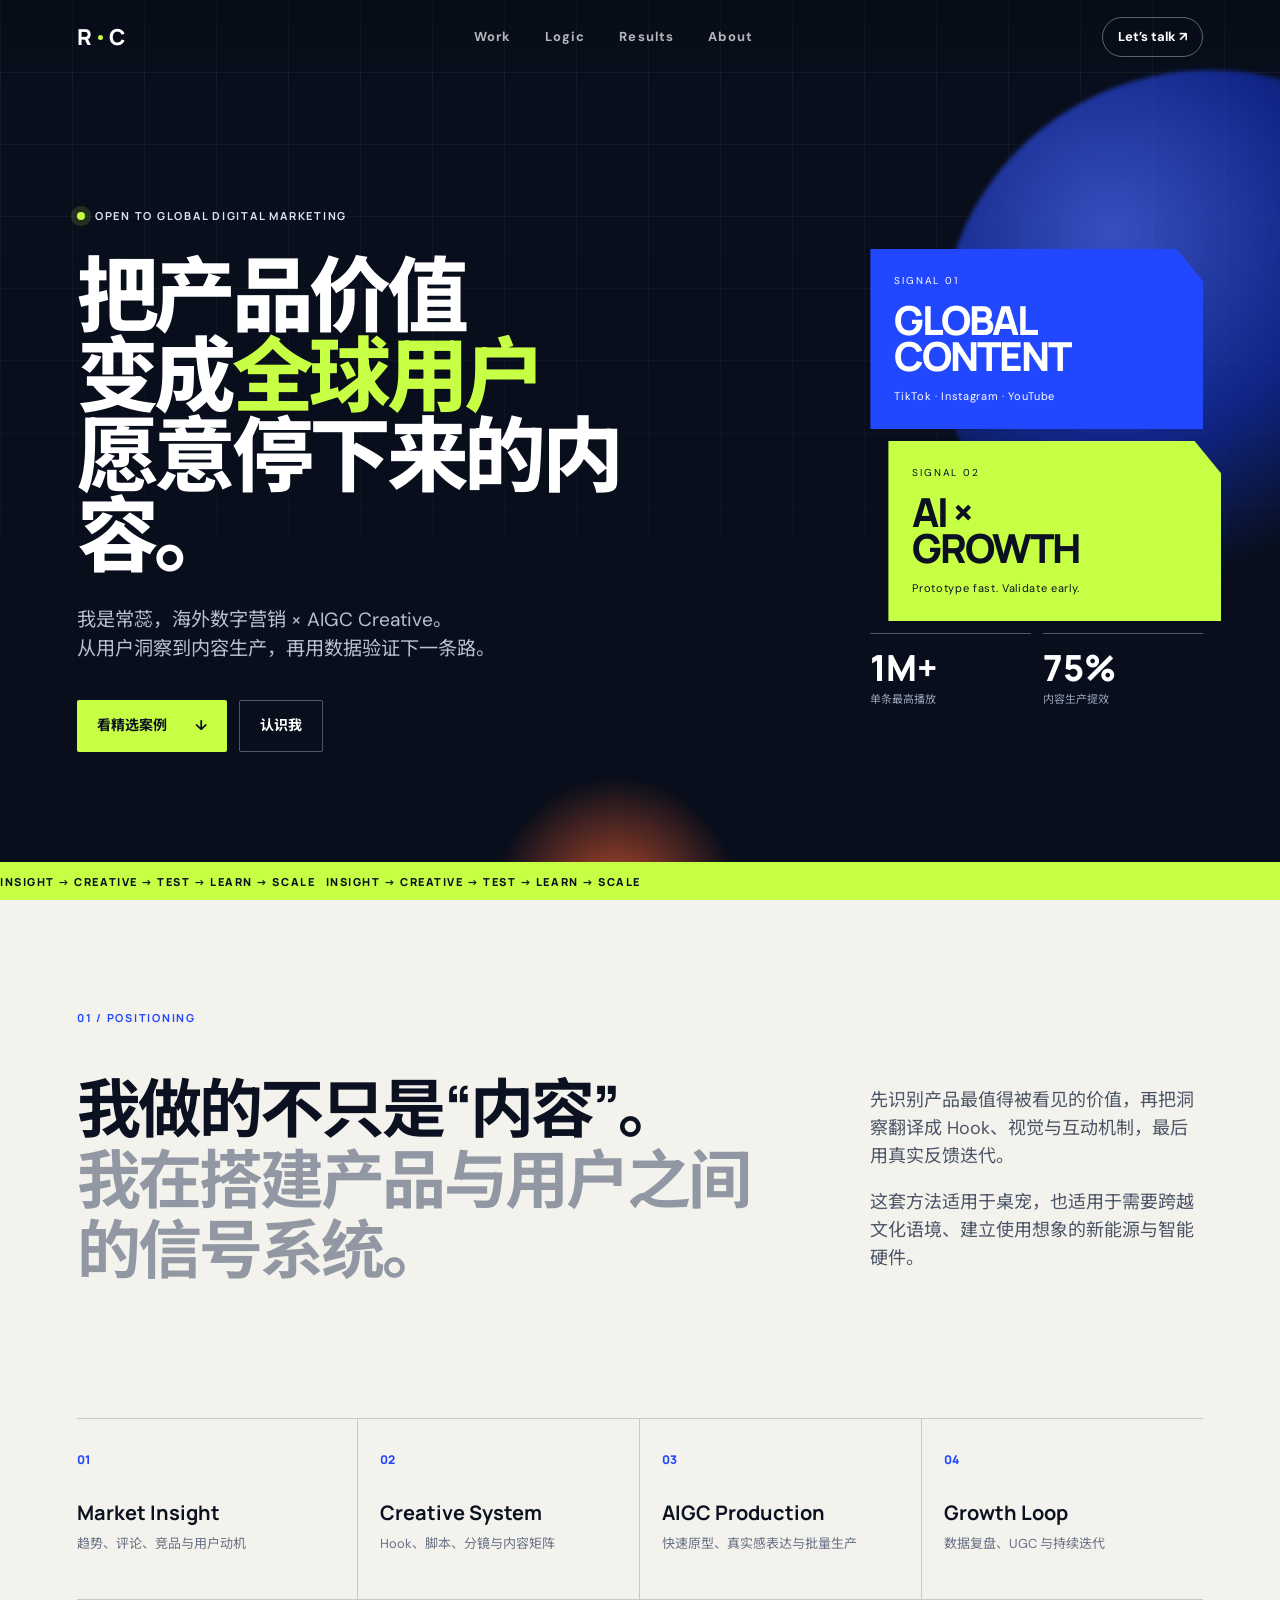
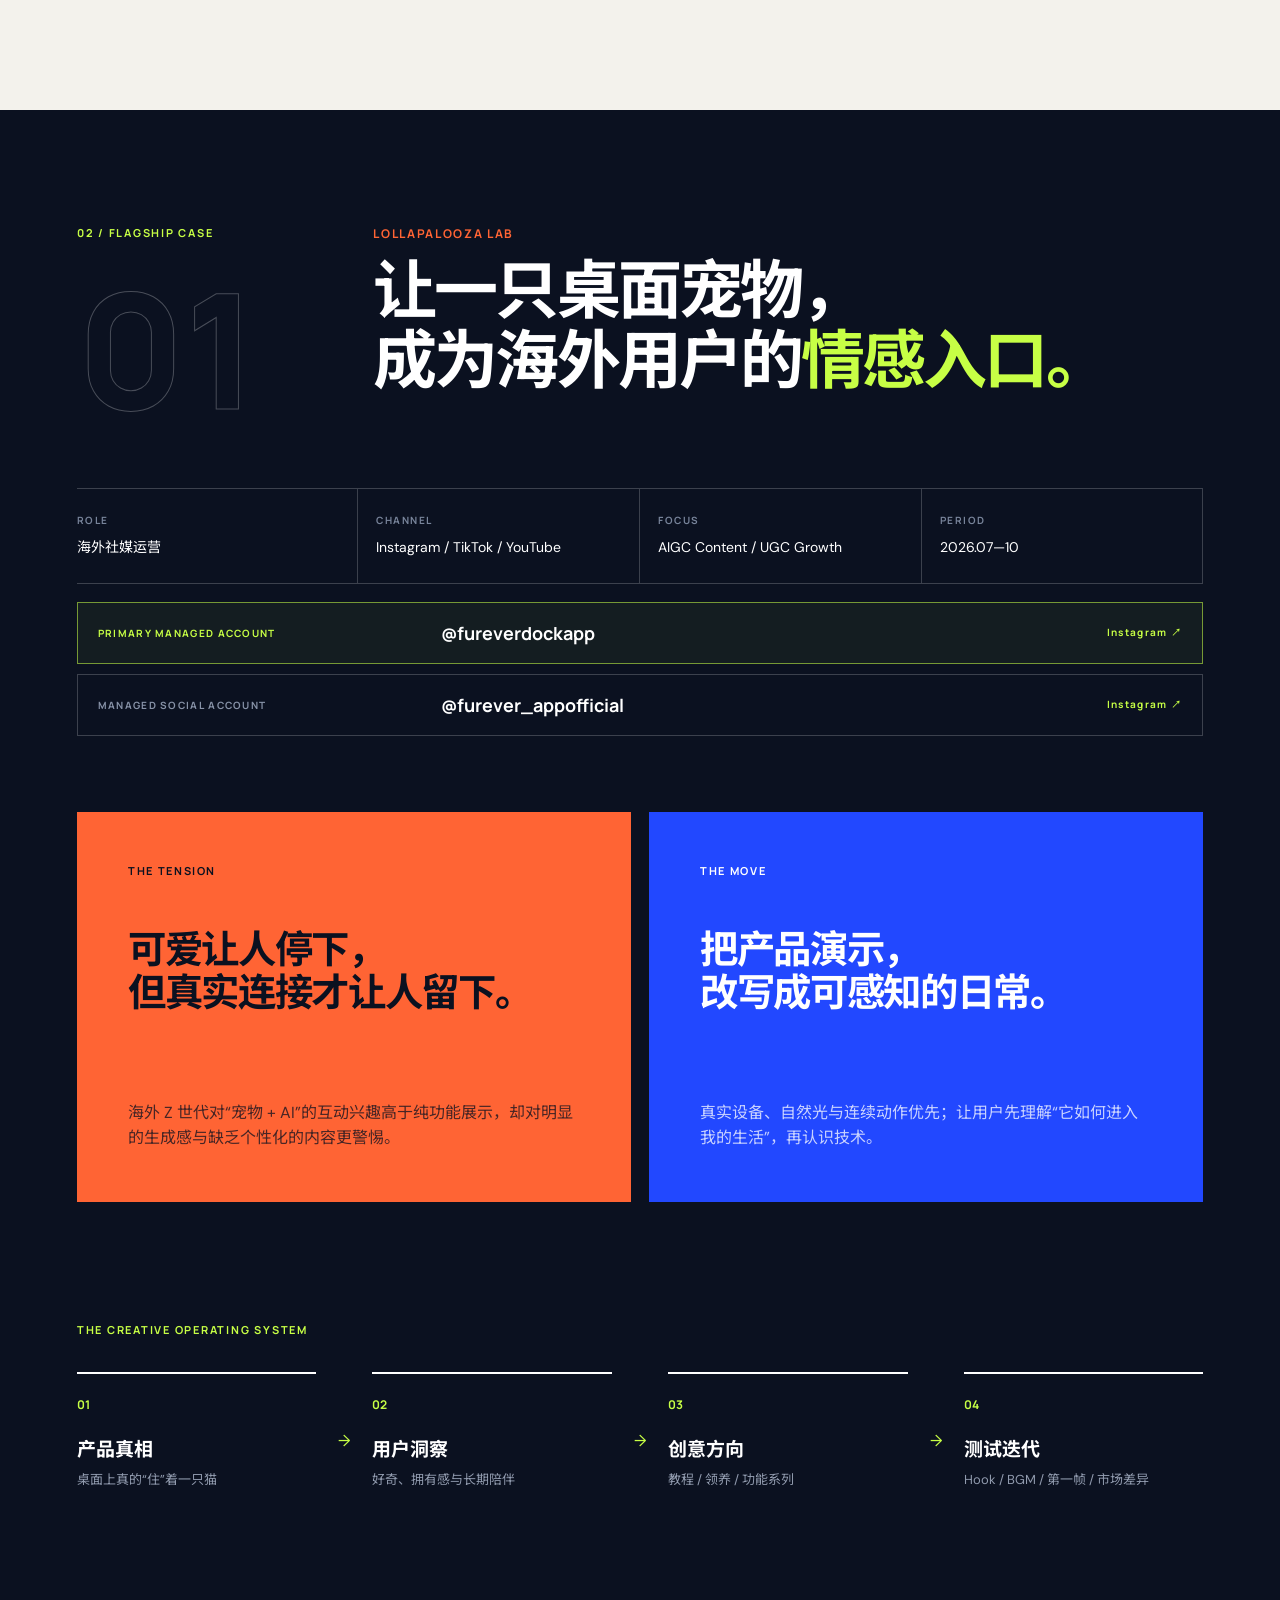
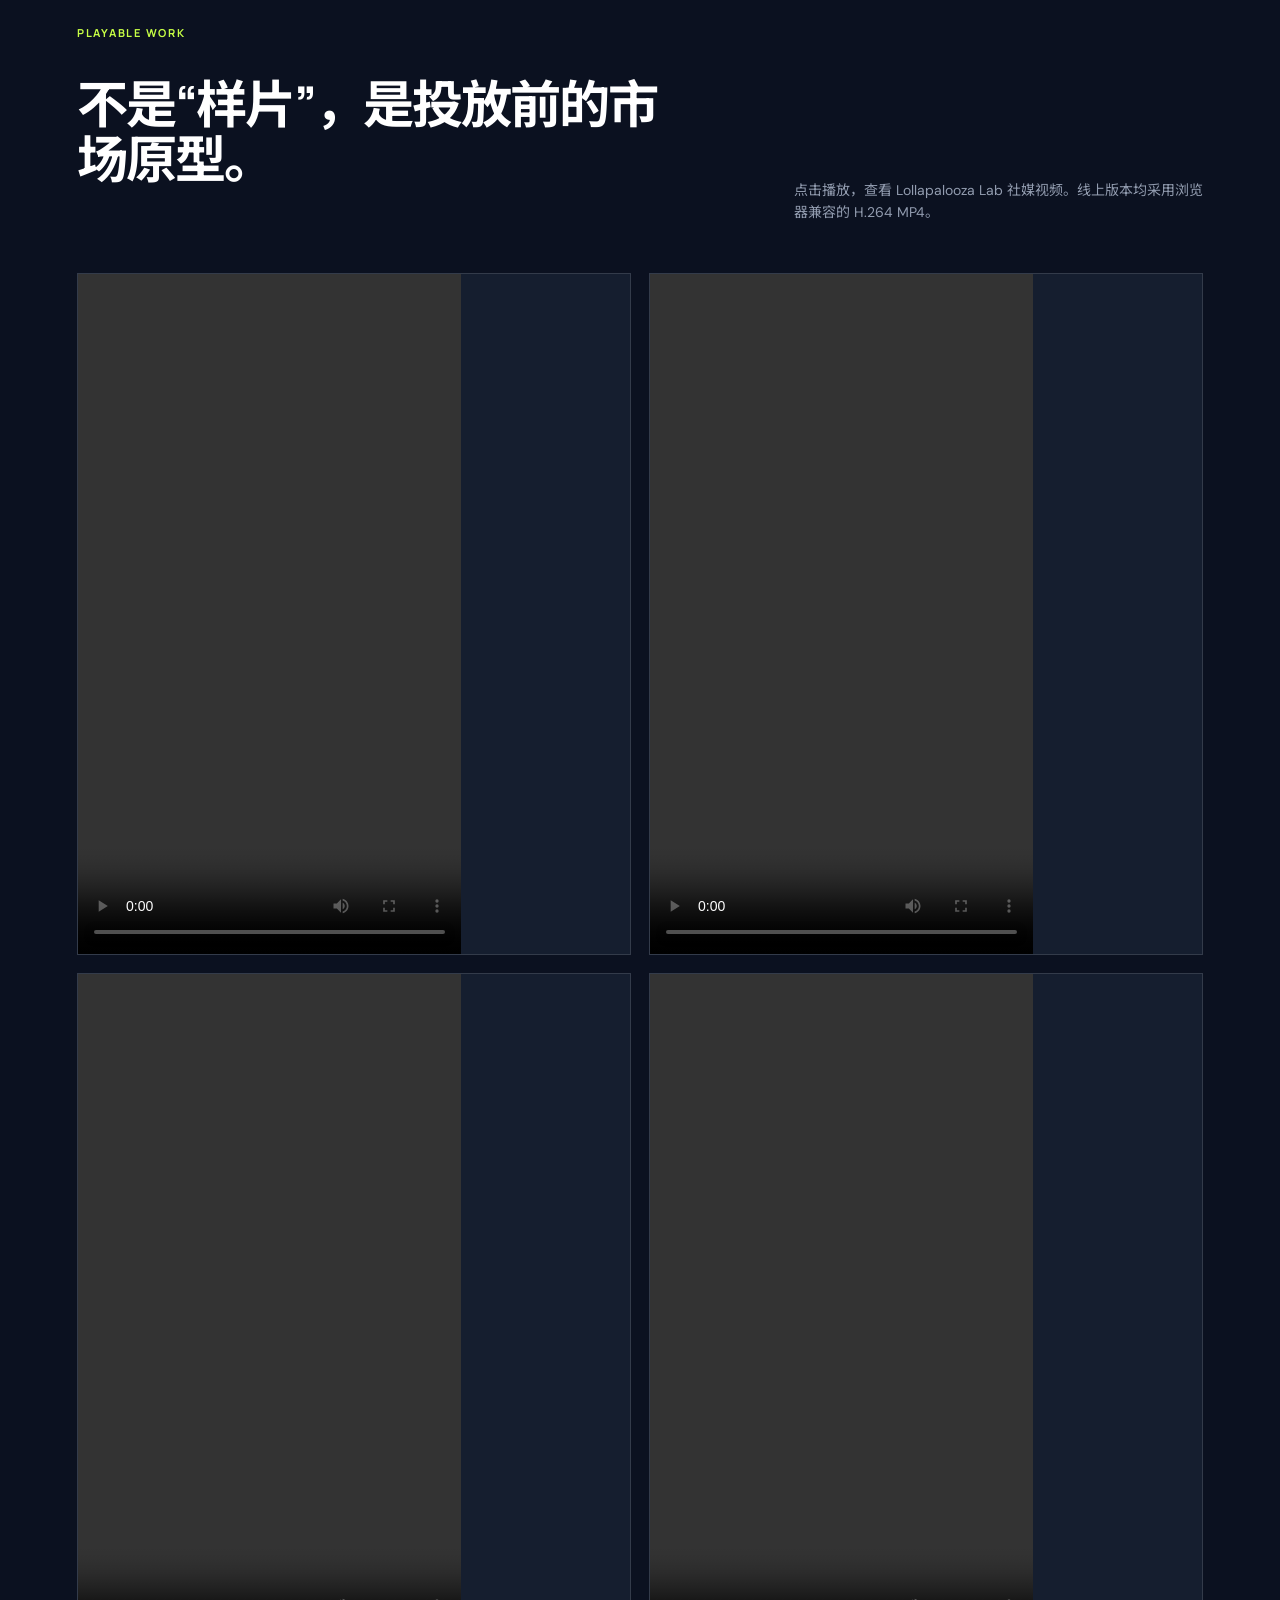
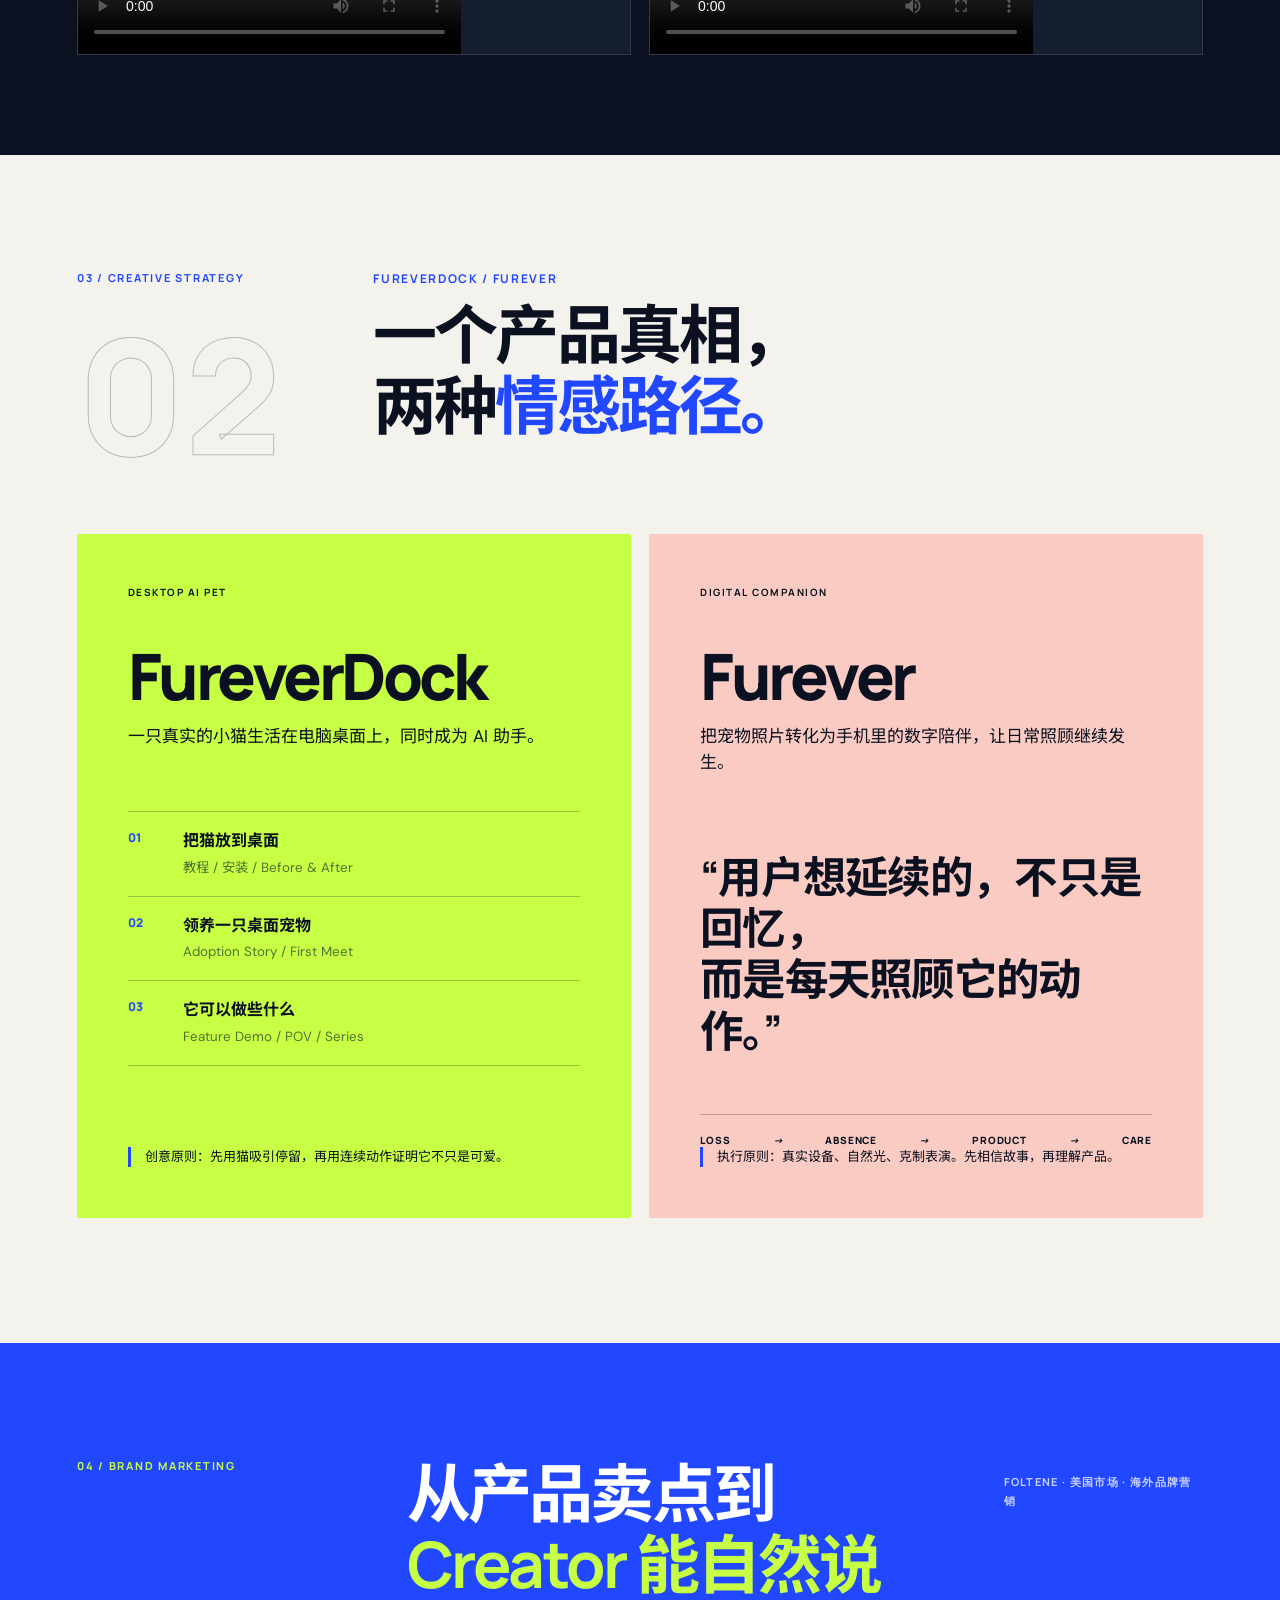
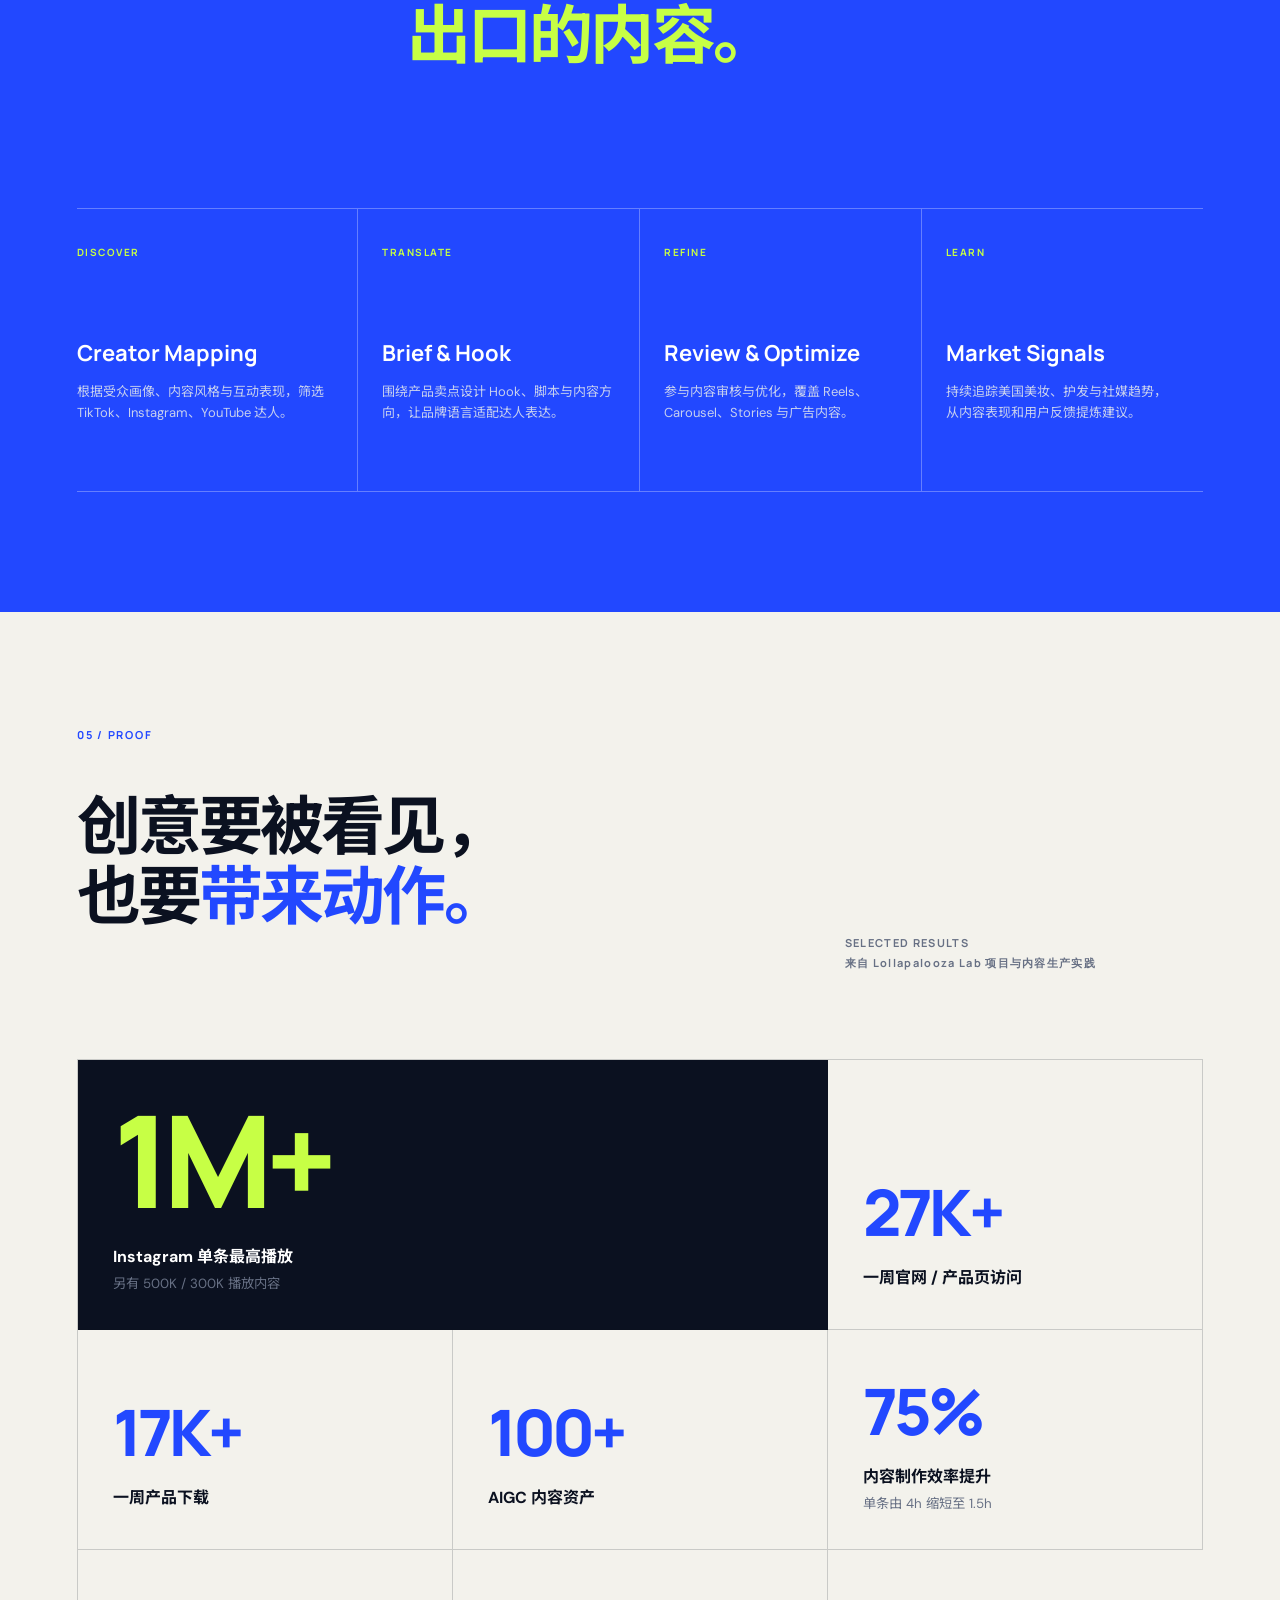
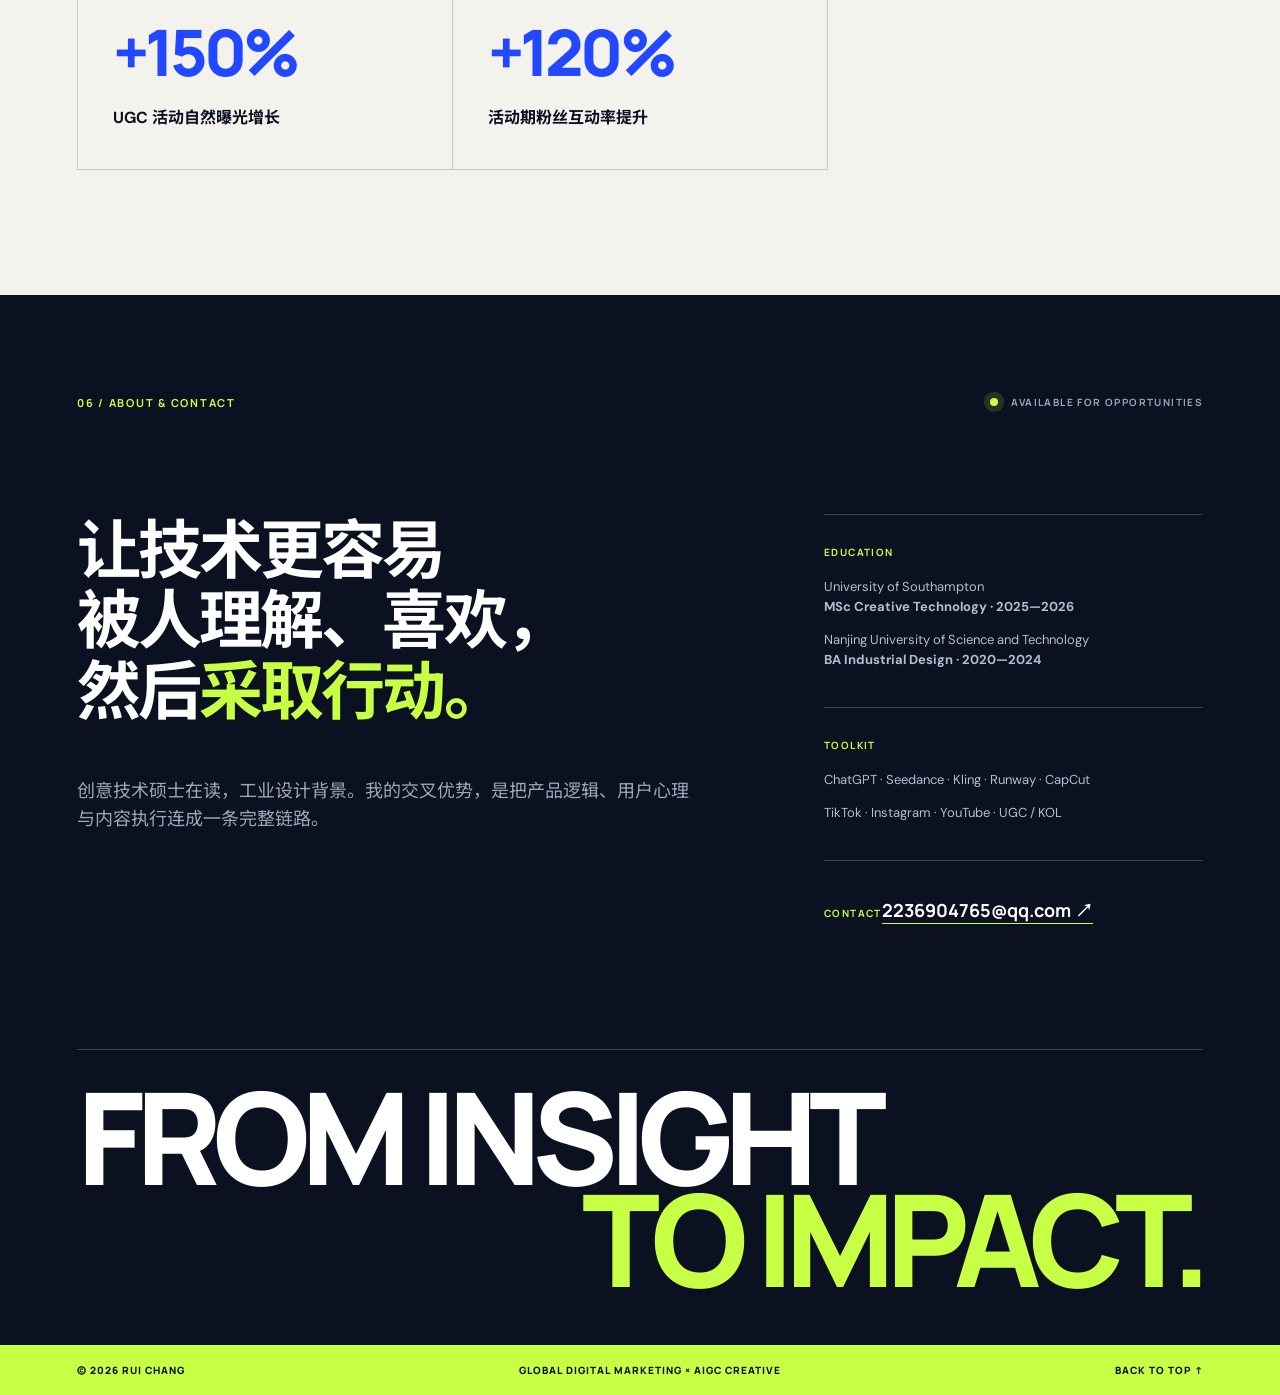
<file: index.html>
<!doctype html>
<html lang="zh-CN">
<head>
  <meta charset="utf-8">
  <meta name="viewport" content="width=device-width,initial-scale=1,viewport-fit=cover">
  <meta name="description" content="常蕊的海外数字营销与 AIGC 创意作品集：洞察、内容、验证与增长。">
  <meta name="theme-color" content="#0b1120">
  <title>常蕊 Rui Chang｜Global Digital Marketing</title>
  <link rel="preconnect" href="https://fonts.googleapis.com">
  <link rel="preconnect" href="https://fonts.gstatic.com" crossorigin>
  <link href="https://fonts.googleapis.com/css2?family=DM+Sans:wght@400;500;600;700&family=Manrope:wght@500;600;700;800&family=Noto+Sans+SC:wght@400;500;600;700;900&display=swap" rel="stylesheet">
  <link rel="stylesheet" href="styles.css">
</head>
<body>
  <a class="skip-link" href="#main">跳到主要内容</a>
  <header class="site-header" data-header>
    <a class="brand" href="#top" aria-label="回到首页"><span>R</span><i></i><span>C</span></a>
    <nav class="desktop-nav" aria-label="主要导航">
      <a href="#work">Work</a><a href="#logic">Logic</a><a href="#results">Results</a><a href="#about">About</a>
    </nav>
    <a class="header-cta" href="mailto:2236904765@qq.com">Let’s talk <span>↗</span></a>
  </header>

  <main id="main">
    <section class="hero" id="top">
      <div class="hero-grid" aria-hidden="true"></div>
      <div class="orb orb-a" aria-hidden="true"></div><div class="orb orb-b" aria-hidden="true"></div>
      <div class="hero-copy reveal">
        <p class="eyebrow"><span class="pulse"></span> OPEN TO GLOBAL DIGITAL MARKETING</p>
        <h1>把产品价值<br>变成<span>全球用户</span><br>愿意停下来的内容。</h1>
        <p class="hero-lede">我是常蕊，海外数字营销 × AIGC Creative。<br>从用户洞察到内容生产，再用数据验证下一条路。</p>
        <div class="hero-actions">
          <a class="button primary" href="#work">看精选案例 <span>↓</span></a>
          <a class="button ghost" href="#about">认识我</a>
        </div>
      </div>
      <aside class="hero-panel reveal delay-1" aria-label="能力概览">
        <div class="signal-card">
          <span class="signal-label">SIGNAL 01</span><b>GLOBAL<br>CONTENT</b><small>TikTok · Instagram · YouTube</small>
        </div>
        <div class="signal-card lime">
          <span class="signal-label">SIGNAL 02</span><b>AI ×<br>GROWTH</b><small>Prototype fast. Validate early.</small>
        </div>
        <div class="hero-stat"><strong>1M+</strong><span>单条最高播放</span></div>
        <div class="hero-stat"><strong>75%</strong><span>内容生产提效</span></div>
      </aside>
      <div class="marquee" aria-hidden="true"><div>INSIGHT → CREATIVE → TEST → LEARN → SCALE&nbsp;&nbsp; INSIGHT → CREATIVE → TEST → LEARN → SCALE&nbsp;&nbsp;</div></div>
    </section>

    <section class="intro section-pad">
      <p class="section-index">01 / POSITIONING</p>
      <div class="intro-grid">
        <h2>我做的不只是“内容”。<br><span>我在搭建产品与用户之间的信号系统。</span></h2>
        <div class="intro-copy"><p>先识别产品最值得被看见的价值，再把洞察翻译成 Hook、视觉与互动机制，最后用真实反馈迭代。</p><p>这套方法适用于桌宠，也适用于需要跨越文化语境、建立使用想象的新能源与智能硬件。</p></div>
      </div>
      <div class="capability-strip">
        <article><span>01</span><h3>Market Insight</h3><p>趋势、评论、竞品与用户动机</p></article>
        <article><span>02</span><h3>Creative System</h3><p>Hook、脚本、分镜与内容矩阵</p></article>
        <article><span>03</span><h3>AIGC Production</h3><p>快速原型、真实感表达与批量生产</p></article>
        <article><span>04</span><h3>Growth Loop</h3><p>数据复盘、UGC 与持续迭代</p></article>
      </div>
    </section>

    <section class="case case-dark" id="work">
      <div class="case-head section-pad reveal">
        <div><p class="section-index light">02 / FLAGSHIP CASE</p><span class="case-number">01</span></div>
        <div><p class="case-kicker">LOLLAPALOOZA LAB</p><h2>让一只桌面宠物，<br>成为海外用户的<span>情感入口。</span></h2></div>
      </div>
      <div class="case-meta section-pad">
        <dl><div><dt>ROLE</dt><dd>海外社媒运营</dd></div><div><dt>CHANNEL</dt><dd>Instagram / TikTok / YouTube</dd></div><div><dt>FOCUS</dt><dd>AIGC Content / UGC Growth</dd></div><div><dt>PERIOD</dt><dd>2026.07—10</dd></div></dl>
        <div class="social-proof-list" aria-label="我运营的 Instagram 账号">
          <a class="social-proof primary-account" href="https://www.instagram.com/fureverdockapp/" target="_blank" rel="noopener noreferrer" aria-label="访问我主要运营的 Instagram 账号 fureverdockapp">
            <span>PRIMARY MANAGED ACCOUNT</span><strong>@fureverdockapp</strong><i>Instagram ↗</i>
          </a>
          <a class="social-proof" href="https://www.instagram.com/furever_appofficial/" target="_blank" rel="noopener noreferrer" aria-label="访问我运营的 Instagram 账号 furever_appofficial">
            <span>MANAGED SOCIAL ACCOUNT</span><strong>@furever_appofficial</strong><i>Instagram ↗</i>
          </a>
        </div>
      </div>
      <div class="problem-grid section-pad">
        <article class="problem-card orange"><span>THE TENSION</span><h3>可爱让人停下，<br>但真实连接才让人留下。</h3><p>海外 Z 世代对“宠物 + AI”的互动兴趣高于纯功能展示，却对明显的生成感与缺乏个性化的内容更警惕。</p></article>
        <article class="problem-card blue"><span>THE MOVE</span><h3>把产品演示，<br>改写成可感知的日常。</h3><p>真实设备、自然光与连续动作优先；让用户先理解“它如何进入我的生活”，再认识技术。</p></article>
      </div>
      <div class="lab-flow section-pad" id="logic">
        <p class="mini-title">THE CREATIVE OPERATING SYSTEM</p>
        <div class="flow-line"><article><b>01</b><h3>产品真相</h3><p>桌面上真的“住”着一只猫</p></article><i>→</i><article><b>02</b><h3>用户洞察</h3><p>好奇、拥有感与长期陪伴</p></article><i>→</i><article><b>03</b><h3>创意方向</h3><p>教程 / 领养 / 功能系列</p></article><i>→</i><article><b>04</b><h3>测试迭代</h3><p>Hook / BGM / 第一帧 / 市场差异</p></article></div>
      </div>
      <div class="video-section section-pad">
        <div class="video-heading"><div><p class="mini-title">PLAYABLE WORK</p><h3>不是“样片”，是投放前的市场原型。</h3></div><p>点击播放，查看 Lollapalooza Lab 社媒视频。线上版本均采用浏览器兼容的 H.264 MP4。</p></div>
        <div class="video-wall" id="video-wall" aria-live="polite"></div>
      </div>
    </section>

    <section class="case case-light">
      <div class="case-head section-pad reveal">
        <div><p class="section-index">03 / CREATIVE STRATEGY</p><span class="case-number ink">02</span></div>
        <div><p class="case-kicker blue-text">FUREVERDOCK / FUREVER</p><h2>一个产品真相，<br>两种<span class="blue-text">情感路径。</span></h2></div>
      </div>
      <div class="dual-case section-pad">
        <article class="product-card dock">
          <div class="product-tag">DESKTOP AI PET</div><h3>FureverDock</h3><p class="product-truth">一只真实的小猫生活在电脑桌面上，同时成为 AI 助手。</p>
          <div class="direction-list"><div><b>01</b><span><strong>把猫放到桌面</strong><small>教程 / 安装 / Before & After</small></span></div><div><b>02</b><span><strong>领养一只桌面宠物</strong><small>Adoption Story / First Meet</small></span></div><div><b>03</b><span><strong>它可以做些什么</strong><small>Feature Demo / POV / Series</small></span></div></div>
          <p class="product-note">创意原则：先用猫吸引停留，再用连续动作证明它不只是可爱。</p>
        </article>
        <article class="product-card furever">
          <div class="product-tag">DIGITAL COMPANION</div><h3>Furever</h3><p class="product-truth">把宠物照片转化为手机里的数字陪伴，让日常照顾继续发生。</p>
          <blockquote>“用户想延续的，不只是回忆，<br>而是每天照顾它的动作。”</blockquote>
          <div class="emotion-line"><span>LOSS</span><i>→</i><span>ABSENCE</span><i>→</i><span>PRODUCT</span><i>→</i><span>CARE</span></div>
          <p class="product-note">执行原则：真实设备、自然光、克制表演。先相信故事，再理解产品。</p>
        </article>
      </div>
    </section>

    <section class="foltene section-pad">
      <div class="foltene-title"><p class="section-index light">04 / BRAND MARKETING</p><h2>从产品卖点到<br><span>Creator 能自然说出口的内容。</span></h2><p>FOLTENE · 美国市场 · 海外品牌营销</p></div>
      <div class="foltene-board">
        <article><span>DISCOVER</span><h3>Creator Mapping</h3><p>根据受众画像、内容风格与互动表现，筛选 TikTok、Instagram、YouTube 达人。</p></article>
        <article><span>TRANSLATE</span><h3>Brief & Hook</h3><p>围绕产品卖点设计 Hook、脚本与内容方向，让品牌语言适配达人表达。</p></article>
        <article><span>REFINE</span><h3>Review & Optimize</h3><p>参与内容审核与优化，覆盖 Reels、Carousel、Stories 与广告内容。</p></article>
        <article><span>LEARN</span><h3>Market Signals</h3><p>持续追踪美国美妆、护发与社媒趋势，从内容表现和用户反馈提炼建议。</p></article>
      </div>
    </section>

    <section class="results section-pad" id="results">
      <div class="results-head"><div><p class="section-index">05 / PROOF</p><h2>创意要被看见，<br>也要<span>带来动作。</span></h2></div><p>SELECTED RESULTS<br>来自 Lollapalooza Lab 项目与内容生产实践</p></div>
      <div class="metric-grid">
        <article class="metric hero-metric"><strong data-count="1">1M+</strong><p>Instagram 单条最高播放</p><small>另有 500K / 300K 播放内容</small></article>
        <article class="metric"><strong>27K+</strong><p>一周官网 / 产品页访问</p></article>
        <article class="metric"><strong>17K+</strong><p>一周产品下载</p></article>
        <article class="metric"><strong>100+</strong><p>AIGC 内容资产</p></article>
        <article class="metric"><strong>75%</strong><p>内容制作效率提升</p><small>单条由 4h 缩短至 1.5h</small></article>
        <article class="metric"><strong>+150%</strong><p>UGC 活动自然曝光增长</p></article>
        <article class="metric"><strong>+120%</strong><p>活动期粉丝互动率提升</p></article>
      </div>
    </section>

    <section class="about section-pad" id="about">
      <div class="about-top"><p class="section-index light">06 / ABOUT & CONTACT</p><p class="availability"><span class="pulse"></span> AVAILABLE FOR OPPORTUNITIES</p></div>
      <div class="about-grid">
        <div><h2>让技术更容易<br>被人理解、喜欢，<br>然后<span>采取行动。</span></h2><p class="about-lede">创意技术硕士在读，工业设计背景。我的交叉优势，是把产品逻辑、用户心理与内容执行连成一条完整链路。</p></div>
        <div class="about-details">
          <div><span>EDUCATION</span><p>University of Southampton<br><b>MSc Creative Technology · 2025—2026</b></p><p>Nanjing University of Science and Technology<br><b>BA Industrial Design · 2020—2024</b></p></div>
          <div><span>TOOLKIT</span><p>ChatGPT · Seedance · Kling · Runway · CapCut</p><p>TikTok · Instagram · YouTube · UGC / KOL</p></div>
          <div><span>CONTACT</span><a href="mailto:2236904765@qq.com">2236904765@qq.com ↗</a></div>
        </div>
      </div>
      <div class="closing"><p>FROM INSIGHT</p><span>TO IMPACT.</span></div>
    </section>
  </main>

  <footer><span>© 2026 RUI CHANG</span><span>GLOBAL DIGITAL MARKETING × AIGC CREATIVE</span><a href="#top">BACK TO TOP ↑</a></footer>
  <script src="app.js" defer></script>
</body>
</html>
</file>
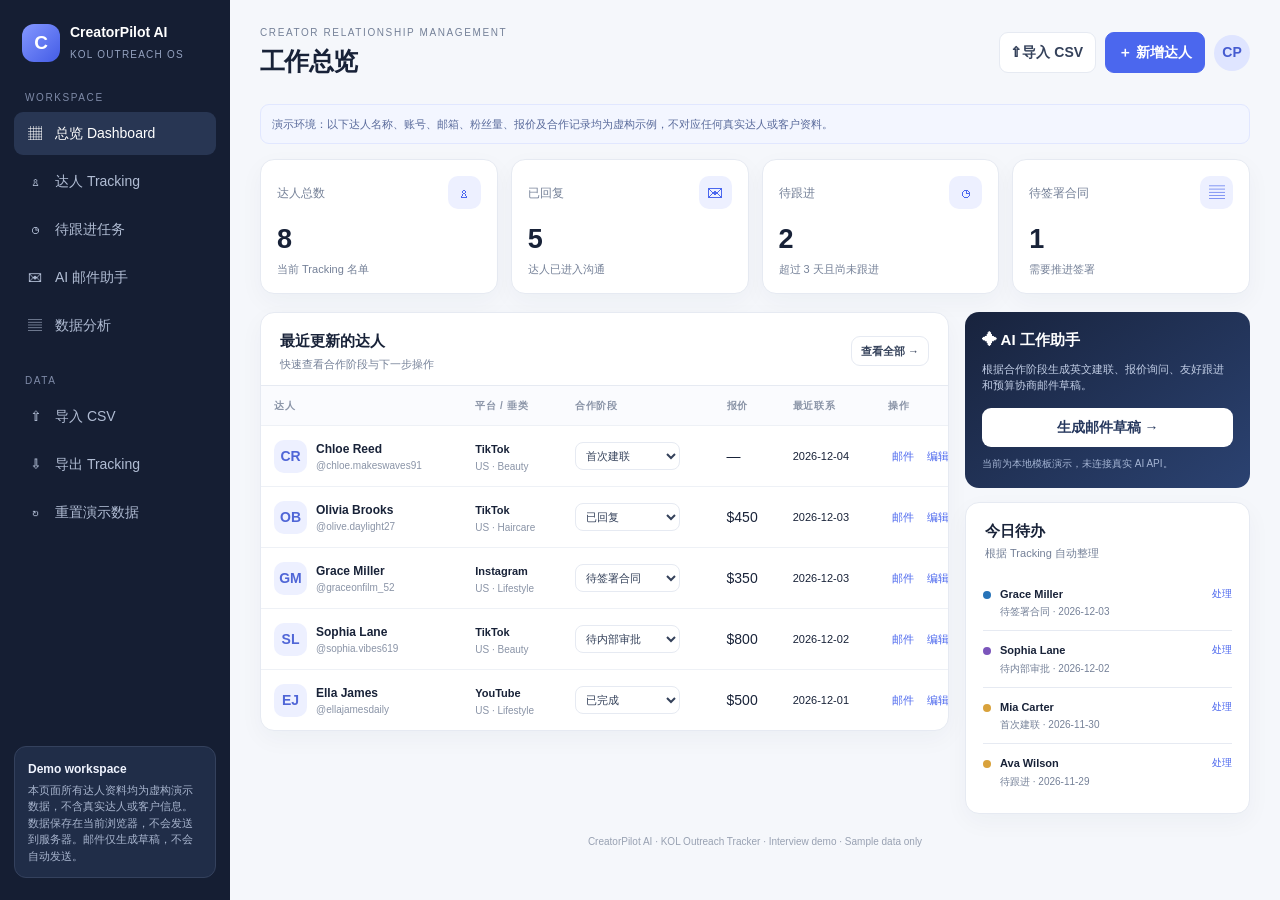
<file: kol-outreach-demo/index.html>
<!doctype html>
<html lang="zh-CN">
<head>
<meta charset="utf-8"><meta name="viewport" content="width=device-width,initial-scale=1">
<title>CreatorPilot AI · KOL Outreach Tracker</title>
<style>
:root{--bg:#f5f7fb;--panel:#fff;--ink:#182238;--muted:#758198;--line:#e6eaf2;--blue:#4b67ee;--bluebg:#edf0ff;--green:#16866d;--amber:#ad7417;--purple:#7a55b6;--shadow:0 8px 24px #17284b0a}
*{box-sizing:border-box}body{margin:0;background:var(--bg);color:var(--ink);font:14px/1.5 Inter,-apple-system,BlinkMacSystemFont,"Segoe UI",Arial,"PingFang SC","Microsoft YaHei",sans-serif}button,input,select,textarea{font:inherit}button{cursor:pointer}.app{min-height:100vh;display:grid;grid-template-columns:230px 1fr}.side{background:#151e33;color:#dbe3f4;padding:22px 14px;display:flex;flex-direction:column;gap:26px}.brand{display:flex;gap:10px;align-items:center;padding:0 8px}.logo{width:38px;height:38px;border-radius:12px;background:linear-gradient(135deg,#8497ff,#435ce6);display:grid;place-items:center;font-weight:800;font-size:19px;color:white}.brand b{display:block;color:#fff;font-size:14px}.brand small{color:#94a2c0;font-size:10px;letter-spacing:1.2px}.navlabel{color:#7f8ba8;font-size:10px;letter-spacing:1.6px;padding:0 11px;margin-bottom:7px}.nav{display:grid;gap:5px}.nav button{border:0;background:transparent;color:#b1bdd4;text-align:left;padding:11px 12px;border-radius:9px;display:flex;gap:11px;align-items:center}.nav button.active,.nav button:hover{background:#283653;color:#fff}.nav i{font-style:normal;width:18px;text-align:center}.side-note{margin-top:auto;background:#202d48;border:1px solid #34415d;border-radius:12px;padding:13px;color:#a8b5ce;font-size:11px}.side-note b{display:block;color:#f0f4ff;font-size:12px;margin-bottom:4px}.main{min-width:0;padding:25px 30px 36px}.top{display:flex;justify-content:space-between;align-items:center;gap:15px;margin-bottom:23px}.eyebrow{font-size:10px;color:var(--muted);letter-spacing:1.6px;text-transform:uppercase}.top h1{font-size:25px;margin:3px 0 0;letter-spacing:-.6px}.topright{display:flex;gap:9px;align-items:center}.avatar{width:36px;height:36px;background:#dfe5ff;color:#455bd0;border-radius:50%;display:grid;place-items:center;font-weight:800}.btn{border:1px solid var(--line);background:#fff;color:#34415a;border-radius:9px;padding:9px 12px;font-weight:650;display:inline-flex;align-items:center;justify-content:center;gap:6px}.btn:hover{border-color:#b6c2ff}.btn.primary{background:var(--blue);color:#fff;border-color:var(--blue)}.btn.small{font-size:11px;padding:6px 9px}.stats{display:grid;grid-template-columns:repeat(4,minmax(0,1fr));gap:13px;margin-bottom:18px}.stat,.panel{background:var(--panel);border:1px solid var(--line);border-radius:14px;box-shadow:var(--shadow)}.stat{padding:16px}.stat-head{display:flex;align-items:center;justify-content:space-between;color:var(--muted);font-size:12px}.stat-icon{background:var(--bluebg);color:var(--blue);border-radius:10px;width:33px;height:33px;display:grid;place-items:center;font-size:16px}.stat-num{font-size:27px;font-weight:800;letter-spacing:-.8px;margin:10px 0 1px}.stat-foot{color:var(--muted);font-size:11px}.layout{display:grid;grid-template-columns:minmax(0,1fr) 285px;gap:16px;align-items:start}.panel{min-width:0}.panel-head{padding:17px 19px 13px;display:flex;align-items:center;justify-content:space-between;gap:10px}.panel-head h2{font-size:15px;margin:0}.panel-head p{font-size:11px;color:var(--muted);margin:3px 0 0}.filters{display:flex;flex-wrap:wrap;gap:8px;padding:0 18px 14px}.field{border:1px solid var(--line);border-radius:8px;background:#fff;padding:9px 10px;color:#34415a;outline:none;min-width:0}.field:focus{border-color:#9baeff;box-shadow:0 0 0 3px #4b67ee12}.search{flex:1;min-width:150px}.tablewrap{overflow:auto;border-top:1px solid var(--line)}table{border-collapse:collapse;width:100%;min-width:760px}th{background:#fafbfe;text-align:left;color:#8a94a7;font-size:10px;letter-spacing:.7px;text-transform:uppercase;padding:12px 13px;white-space:nowrap}td{padding:12px 13px;border-top:1px solid #eef1f6;vertical-align:middle}tbody tr:hover{background:#fbfcff}.creator{display:flex;align-items:center;gap:9px;min-width:145px}.creator-avatar{width:33px;height:33px;border-radius:10px;background:#edf0ff;color:#5066d7;display:grid;place-items:center;font-weight:800;flex-shrink:0}.creator-name{font-size:12px;font-weight:750}.creator-handle{font-size:10px;color:#8a94a7}.pill{display:inline-flex;border-radius:6px;padding:5px 7px;font-size:10px;font-weight:750;white-space:nowrap}.stage-首次建联{background:#edf0ff;color:#5266c9}.stage-已回复{background:#e8f7f2;color:#147c68}.stage-待跟进{background:#fff5df;color:#a46a13}.stage-待内部审批{background:#f2ebff;color:#7b55bb}.stage-待签署合同{background:#e8f4ff;color:#2773b8}.stage-已完成{background:#edf8e9;color:#4d7b53}.stage-暂不合作{background:#f0f2f5;color:#7c879b}.actions{display:flex;gap:5px}.linkbtn{border:0;background:transparent;color:var(--blue);font-size:11px;padding:4px}.rightcol{display:grid;gap:14px}.ai-card{padding:17px;background:linear-gradient(145deg,#18233d,#2b4271);color:#fff;border-radius:14px}.ai-card h3{font-size:15px;margin:0}.ai-card p{font-size:11px;color:#c1cde5;margin:9px 0 14px}.ai-card .btn{width:100%;border:0;color:#26385e}.micro{font-size:10px;color:#a6b6d5;margin-top:9px}.tasklist{padding:0 17px 13px}.task{display:flex;gap:9px;padding:11px 0;border-top:1px solid var(--line);align-items:flex-start}.task:first-child{border-top:0}.dot{width:8px;height:8px;border-radius:50%;margin-top:5px;flex-shrink:0}.task strong{display:block;font-size:11px}.task small{display:block;font-size:10px;color:var(--muted);margin-top:2px}.task button{margin-left:auto;border:0;background:none;color:var(--blue);font-size:10px;padding:0}.view{display:none}.view.active{display:block}.page-panel{padding:22px}.page-panel h2{margin:0 0 5px;font-size:18px}.page-panel>p{color:var(--muted);margin:0 0 18px;font-size:12px}.formgrid{display:grid;grid-template-columns:repeat(2,minmax(0,1fr));gap:13px}.formfield{display:grid;gap:6px}.formfield label{font-size:11px;color:#68758d;font-weight:700}.formfield input,.formfield select,.formfield textarea{width:100%}.formfield.full{grid-column:1/-1}.formfield textarea{min-height:100px;resize:vertical}.notice{background:#f3f6ff;border:1px solid #e1e7ff;color:#596a9b;padding:11px;border-radius:9px;font-size:11px;margin-bottom:15px}.draft{width:100%;min-height:300px;resize:vertical;border:1px solid var(--line);border-radius:10px;padding:13px;line-height:1.65}.modalback{display:none;position:fixed;inset:0;background:#111b3175;z-index:20;align-items:center;justify-content:center;padding:18px}.modalback.open{display:flex}.modal{width:min(600px,100%);max-height:90vh;overflow:auto;background:white;border-radius:15px;box-shadow:0 25px 80px #101a3040}.modalhead,.modalfoot{display:flex;justify-content:space-between;align-items:center;padding:16px 20px;border-bottom:1px solid var(--line)}.modalhead h2{font-size:16px;margin:0}.modalbody{padding:20px}.modalfoot{justify-content:flex-end;border-top:1px solid var(--line);border-bottom:0}.toast{position:fixed;right:20px;bottom:20px;background:#18233d;color:white;padding:11px 15px;border-radius:10px;z-index:50;opacity:0;transform:translateY(6px);transition:.2s;pointer-events:none}.toast.show{opacity:1;transform:none}.bar{height:6px;background:#eef1f7;border-radius:8px;overflow:hidden;margin-top:7px}.bar span{display:block;height:100%;background:var(--blue);border-radius:8px}.metric{padding:12px 18px;border-top:1px solid var(--line);font-size:12px}.metric:first-child{border-top:0}.metric b{float:right}.footer{text-align:center;color:#98a1b2;font-size:10px;margin-top:20px}.empty{padding:28px;text-align:center;color:var(--muted)}.hidden{display:none!important}
@media(max-width:1100px){.layout{grid-template-columns:1fr}.rightcol{grid-template-columns:repeat(2,minmax(0,1fr))}.stats{grid-template-columns:repeat(2,minmax(0,1fr))}}@media(max-width:720px){.app{grid-template-columns:1fr}.side{display:none}.main{padding:17px 12px 28px}.top h1{font-size:20px}.top{align-items:flex-start}.topright .btn:not(.primary),.avatar{display:none}.stats{gap:8px}.stat{padding:12px}.stat-num{font-size:23px}.rightcol{grid-template-columns:1fr}.formgrid{grid-template-columns:1fr}.formfield.full{grid-column:auto}.panel-head{padding:14px}.filters{padding:0 13px 12px}}
</style></head>
<body>
<div class="app">
<aside class="side"><div class="brand"><div class="logo">C</div><div><b>CreatorPilot AI</b><small>KOL OUTREACH OS</small></div></div>
<div><div class="navlabel">WORKSPACE</div><nav class="nav">
<button class="active" data-view="dashboard"><i>▦</i>总览 Dashboard</button><button data-view="creators"><i>♙</i>达人 Tracking</button><button data-view="followups"><i>◷</i>待跟进任务</button><button data-view="email"><i>✉</i>AI 邮件助手</button><button data-view="analytics"><i>▤</i>数据分析</button>
</nav></div>
<div><div class="navlabel">DATA</div><nav class="nav"><button id="importNav"><i>⇧</i>导入 CSV</button><button id="exportNav"><i>⇩</i>导出 Tracking</button><button id="resetBtn"><i>↻</i>重置演示数据</button></nav></div>
<div class="side-note"><b>Demo workspace</b>本页面所有达人资料均为虚构演示数据，不含真实达人或客户信息。数据保存在当前浏览器，不会发送到服务器。邮件仅生成草稿，不会自动发送。</div></aside>
<main class="main">
<header class="top"><div><div class="eyebrow">CREATOR RELATIONSHIP MANAGEMENT</div><h1 id="pageTitle">工作总览</h1></div><div class="topright"><button class="btn" id="quickImport">⇧ 导入 CSV</button><button class="btn primary" id="addTop">＋ 新增达人</button><div class="avatar">CP</div></div></header>
<section id="dashboard" class="view active"><div class="notice">演示环境：以下达人名称、账号、邮箱、粉丝量、报价及合作记录均为虚构示例，不对应任何真实达人或客户资料。</div>
<div class="stats">
<div class="stat"><div class="stat-head">达人总数 <span class="stat-icon">♙</span></div><div class="stat-num" id="sTotal">—</div><div class="stat-foot">当前 Tracking 名单</div></div>
<div class="stat"><div class="stat-head">已回复 <span class="stat-icon">✉</span></div><div class="stat-num" id="sReplied">—</div><div class="stat-foot">达人已进入沟通</div></div>
<div class="stat"><div class="stat-head">待跟进 <span class="stat-icon">◷</span></div><div class="stat-num" id="sFollow">—</div><div class="stat-foot">超过 3 天且尚未跟进</div></div>
<div class="stat"><div class="stat-head">待签署合同 <span class="stat-icon">▤</span></div><div class="stat-num" id="sContract">—</div><div class="stat-foot">需要推进签署</div></div>
</div>
<div class="layout"><div class="panel"><div class="panel-head"><div><h2>最近更新的达人</h2><p>快速查看合作阶段与下一步操作</p></div><button class="btn small" data-goto="creators">查看全部 →</button></div><div class="tablewrap"><table><thead><tr><th>达人</th><th>平台 / 垂类</th><th>合作阶段</th><th>报价</th><th>最近联系</th><th>操作</th></tr></thead><tbody id="recentRows"></tbody></table></div></div>
<div class="rightcol"><div class="ai-card"><h3>✦ AI 工作助手</h3><p>根据合作阶段生成英文建联、报价询问、友好跟进和预算协商邮件草稿。</p><button class="btn" data-goto="email">生成邮件草稿 →</button><div class="micro">当前为本地模板演示，未连接真实 AI API。</div></div><div class="panel"><div class="panel-head"><div><h2>今日待办</h2><p>根据 Tracking 自动整理</p></div></div><div class="tasklist" id="taskList"></div></div></div></div>
</section>
<section id="creators" class="view"><div class="panel"><div class="panel-head"><div><h2>达人 Tracking</h2><p>管理达人资料、报价、合作阶段与下一步行动</p></div><button class="btn primary small" id="addCreator">＋ 新增达人</button></div><div class="filters"><input class="field search" id="search" placeholder="搜索达人名称、账号、邮箱或垂类…"><select class="field" id="stageFilter"><option value="">全部阶段</option></select><select class="field" id="platformFilter"><option value="">全部平台</option><option>TikTok</option><option>Instagram</option><option>YouTube</option></select><button class="btn small" id="clearFilters">清除筛选</button></div><div class="tablewrap"><table><thead><tr><th>达人</th><th>平台 / 垂类</th><th>粉丝数</th><th>合作阶段</th><th>报价</th><th>最近联系</th><th>操作</th></tr></thead><tbody id="creatorRows"></tbody></table></div><div class="filters" style="padding-top:12px;color:var(--muted);font-size:11px">提示：阶段可直接在表格中修改；点击“邮件”可生成该达人的沟通草稿。</div></div></section>
<section id="followups" class="view"><div class="panel"><div class="panel-head"><div><h2>待跟进工作台</h2><p>优先处理超过 3 天未更新的达人，以及需要内部推进的合作</p></div></div><div class="tablewrap"><table><thead><tr><th>达人</th><th>当前阶段</th><th>最近联系</th><th>建议下一步</th><th>操作</th></tr></thead><tbody id="followRows"></tbody></table></div></div></section>
<section id="email" class="view"><div class="panel page-panel"><h2>AI 邮件助手</h2><p>根据达人和合作阶段生成英文邮件草稿，可编辑、复制后人工审核。</p><div class="notice">安全提示：此工具只生成草稿，不会发送邮件。请在真实业务中核对报价、产品信息、授权范围和付款条件。</div><div class="formgrid">
<div class="formfield"><label>选择达人</label><select class="field" id="emailCreator"></select></div><div class="formfield"><label>邮件场景</label><select class="field" id="emailType"><option value="intro">首次建联</option><option value="followup">友好跟进</option><option value="rate">询问报价与权益</option><option value="negotiate">预算协商</option><option value="confirm">确认合作下一步</option><option value="decline">礼貌拒绝</option></select></div>
<div class="formfield"><label>产品 / Campaign</label><input class="field" id="emailProduct" value="scalp care serum"></div><div class="formfield"><label>预算参考（可选）</label><input class="field" id="emailBudget" placeholder="例如 $300 for one video"></div><div class="formfield full"><label>补充信息（可选）</label><textarea class="field" id="emailNotes" placeholder="例如：1 条 TikTok 视频、90 天广告授权需另行确认…"></textarea></div>
<div class="formfield full"><div style="display:flex;gap:8px;flex-wrap:wrap"><button class="btn primary" id="generateEmail">✦ 生成邮件草稿</button><button class="btn" id="clearEmail">清空</button></div></div>
<div class="formfield full"><label>生成结果（可直接编辑）</label><textarea class="draft" id="emailDraft" placeholder="点击“生成邮件草稿”后，结果会显示在这里…"></textarea></div>
<div class="formfield full"><div style="display:flex;gap:8px;flex-wrap:wrap"><button class="btn primary" id="copyEmail">复制邮件</button><button class="btn" id="saveEmail">保存到达人备注</button></div></div>
</div></div></section>
<section id="analytics" class="view"><div class="stats"><div class="stat"><div class="stat-head">回复率 <span class="stat-icon">↗</span></div><div class="stat-num" id="aReply">—</div><div class="stat-foot">已回复及后续阶段 / 达人总数</div></div><div class="stat"><div class="stat-head">已报价达人 <span class="stat-icon">$</span></div><div class="stat-num" id="aQuoted">—</div><div class="stat-foot">已录入报价的达人数量</div></div><div class="stat"><div class="stat-head">报价中位数 <span class="stat-icon">◈</span></div><div class="stat-num" id="aMedian">—</div><div class="stat-foot">仅统计已填写报价的记录</div></div><div class="stat"><div class="stat-head">已完成合作 <span class="stat-icon">✓</span></div><div class="stat-num" id="aDone">—</div><div class="stat-foot">阶段为已完成</div></div></div><div class="panel"><div class="panel-head"><div><h2>合作阶段分布</h2><p>帮助快速判断 Pipeline 状态</p></div></div><div id="stageMetrics" style="padding:0 20px 18px"></div></div></section>
<div class="footer">CreatorPilot AI · KOL Outreach Tracker · Interview demo · Sample data only</div>
</main></div>
<div class="modalback" id="creatorModal"><div class="modal"><div class="modalhead"><h2 id="modalTitle">新增达人</h2><button class="btn small" id="closeModal">✕</button></div><div class="modalbody"><div class="formgrid">
<div class="formfield"><label>达人名称 *</label><input class="field" id="fName" placeholder="Creator name"></div><div class="formfield"><label>账号 / Handle *</label><input class="field" id="fHandle" placeholder="@creatorhandle"></div>
<div class="formfield"><label>平台</label><select class="field" id="fPlatform"><option>TikTok</option><option>Instagram</option><option>YouTube</option></select></div><div class="formfield"><label>粉丝数</label><input class="field" id="fFollowers" type="number" min="0" placeholder="25000"></div>
<div class="formfield"><label>联系邮箱</label><input class="field" id="fEmail" type="email" placeholder="creator@example.com"></div><div class="formfield"><label>垂类 / 地区</label><input class="field" id="fNiche" placeholder="US · Beauty / Wellness"></div>
<div class="formfield"><label>合作阶段</label><select class="field" id="fStage"></select></div><div class="formfield"><label>报价（USD）</label><input class="field" id="fRate" type="number" min="0" placeholder="300"></div>
<div class="formfield"><label>最近联系日期</label><input class="field" id="fDate" type="date"></div><div class="formfield"><label>合作内容</label><input class="field" id="fScope" placeholder="1 TikTok video"></div>
<div class="formfield full"><label>备注 / 下一步</label><textarea class="field" id="fNotes" placeholder="例如：等待报价，3 天后友好跟进…"></textarea></div>
</div></div><div class="modalfoot"><button class="btn" id="cancelModal">取消</button><button class="btn primary" id="saveCreator">保存达人</button></div></div></div>
<div class="modalback" id="importModal"><div class="modal"><div class="modalhead"><h2>导入 Tracking CSV</h2><button class="btn small" id="closeImport">✕</button></div><div class="modalbody"><p style="margin-top:0;color:var(--muted);font-size:12px">选择 CSV 文件导入达人。支持常见英文列名及中文列名；重复账号会自动跳过。</p><div class="notice">建议字段：name、handle、platform、followers、email、niche、stage、rate、lastContact、scope、notes。请勿上传含有敏感个人信息的文件到公开网页。</div><input type="file" id="fileInput" accept=".csv,text/csv" class="field"><p style="font-size:11px;color:var(--muted)">Excel 可另存为 CSV UTF-8 后导入。导入数据仅保存在当前浏览器。</p><button class="btn" id="downloadTemplate">下载 CSV 模板</button></div><div class="modalfoot"><button class="btn" id="cancelImport">关闭</button></div></div></div>
<div class="toast" id="toast"></div>
<script>
const STAGES=['首次建联','已回复','待跟进','待内部审批','待签署合同','已完成','暂不合作'];
const ago=n=>{const d=new Date();d.setDate(d.getDate()-n);return d.getFullYear()+'-'+String(d.getMonth()+1).padStart(2,'0')+'-'+String(d.getDate()).padStart(2,'0')};
const demo=[
{id:1,name:'Olivia Brooks',handle:'@olive.daylight27',platform:'TikTok',followers:48200,email:'creator01@example.com',niche:'US · Haircare',stage:'已回复',rate:450,lastContact:ago(1),scope:'1 TikTok video',notes:'Demo record. Asked for deliverables and usage terms.'},
{id:2,name:'Mia Carter',handle:'@miacreates_84',platform:'Instagram',followers:31500,email:'creator02@example.com',niche:'US · Wellness',stage:'首次建联',rate:null,lastContact:ago(4),scope:'UGC video',notes:'Demo record. No reply yet; consider a friendly follow-up.'},
{id:3,name:'Sophia Lane',handle:'@sophia.vibes619',platform:'TikTok',followers:87600,email:'creator03@example.com',niche:'US · Beauty',stage:'待内部审批',rate:800,lastContact:ago(2),scope:'1 TikTok video + 90-day usage',notes:'Demo record. Rate needs internal review.'},
{id:4,name:'Grace Miller',handle:'@graceonfilm_52',platform:'Instagram',followers:26400,email:'creator04@example.com',niche:'US · Lifestyle',stage:'待签署合同',rate:350,lastContact:ago(1),scope:'2 short videos',notes:'Demo record. Contract draft pending signature.'},
{id:5,name:'Ava Wilson',handle:'@ava.wellness308',platform:'TikTok',followers:126000,email:'creator05@example.com',niche:'US · Haircare',stage:'待跟进',rate:650,lastContact:ago(5),scope:'1 TikTok video',notes:'Demo record. Follow up on package details.'},
{id:6,name:'Ella James',handle:'@ellajamesdaily',platform:'YouTube',followers:54200,email:'creator06@example.com',niche:'US · Lifestyle',stage:'已完成',rate:500,lastContact:ago(3),scope:'1 sponsored integration',notes:'Demo record. Completed demo campaign.'},
{id:7,name:'Chloe Reed',handle:'@chloe.makeswaves91',platform:'TikTok',followers:19800,email:'creator07@example.com',niche:'US · Beauty',stage:'首次建联',rate:null,lastContact:ago(0),scope:'1 TikTok video',notes:'Demo record. Initial outreach sent.'},
{id:8,name:'Harper Scott',handle:'@harperdaily_406',platform:'Instagram',followers:73500,email:'creator08@example.com',niche:'US · Wellness',stage:'暂不合作',rate:1200,lastContact:ago(6),scope:'1 Reel',notes:'Demo record. Rate above current budget.'}
];
let creators;try{creators=JSON.parse(localStorage.getItem('creatorpilot_demo_v2'))||demo.slice()}catch(e){creators=demo.slice()}
let editingId=null;
function persist(){try{localStorage.setItem('creatorpilot_demo_v2',JSON.stringify(creators))}catch(e){}}
function esc(s){return String(s==null?'':s).replace(/[&<>"']/g,c=>({'&':'&amp;','<':'&lt;','>':'&gt;','"':'&quot;',"'":'&#39;'}[c]))}
function fmt(n){return Number(n||0).toLocaleString('en-US')}
function money(n){return n===null||n===undefined||n===''?'—':'$'+fmt(n)}
function needsFollow(c){if(['已完成','暂不合作','待签署合同','待内部审批'].includes(c.stage))return false;const d=new Date(c.lastContact||ago(0)+'T00:00:00');return (Date.now()-new Date((c.lastContact||ago(0))+'T00:00:00').getTime())/86400000>3}
function badge(s){return '<span class="pill stage-'+esc(s)+'">'+esc(s)+'</span>'}
function creatorCell(c){return '<div class="creator"><div class="creator-avatar">'+esc(c.name.split(' ').map(x=>x[0]).join('').slice(0,2).toUpperCase())+'</div><div><div class="creator-name">'+esc(c.name)+'</div><div class="creator-handle">'+esc(c.handle)+'</div></div></div>'}
function stageSelect(c){return '<select class="field" style="padding:6px;font-size:11px;min-width:105px" onchange="changeStage('+c.id+',this.value)">'+STAGES.map(s=>'<option '+(c.stage===s?'selected':'')+'>'+s+'</option>').join('')+'</select>'}
function tableRows(items,withFollowers){if(!items.length)return '<tr><td colspan="8" class="empty">没有匹配的达人记录</td></tr>';return items.map(c=>'<tr><td>'+creatorCell(c)+'</td><td><span style="font-size:11px;font-weight:700">'+esc(c.platform)+'</span><div class="creator-handle">'+esc(c.niche||'—')+'</div></td>'+(withFollowers?'<td>'+fmt(c.followers)+'</td>':'')+'<td>'+stageSelect(c)+'</td><td class="money">'+money(c.rate)+'</td><td style="font-size:11px;white-space:nowrap">'+esc(c.lastContact||'—')+'</td><td><div class="actions"><button class="linkbtn" onclick="emailFor('+c.id+')">邮件</button><button class="linkbtn" onclick="editCreator('+c.id+')">编辑</button><button class="linkbtn" onclick="deleteCreator('+c.id+')">删除</button></div></td></tr>').join('')}
function render(){const total=creators.length,replied=creators.filter(c=>['已回复','待跟进','待内部审批','待签署合同','已完成'].includes(c.stage)).length,follow=creators.filter(needsFollow).length,contract=creators.filter(c=>c.stage==='待签署合同').length;
document.getElementById('sTotal').textContent=total;document.getElementById('sReplied').textContent=creators.filter(c=>['已回复','待跟进','待内部审批','待签署合同','已完成'].includes(c.stage)).length;document.getElementById('sFollow').textContent=follow;document.getElementById('sContract').textContent=contract;
document.getElementById('recentRows').innerHTML=tableRows(creators.slice().sort((a,b)=>(b.lastContact||'').localeCompare(a.lastContact||'')).slice(0,5),false);
const q=(document.getElementById('search')?.value||'').toLowerCase(),st=document.getElementById('stageFilter')?.value||'',pl=document.getElementById('platformFilter')?.value||'';
const filtered=creators.filter(c=>(!q||[c.name,c.handle,c.email,c.niche].join(' ').toLowerCase().includes(q))&&(!st||c.stage===st)&&(!pl||c.platform===pl));
document.getElementById('creatorRows').innerHTML=tableRows(filtered,true);
const todo=creators.filter(c=>needsFollow(c)||['待内部审批','待签署合同'].includes(c.stage)).sort((a,b)=>{const p=c=>c.stage==='待签署合同'?0:c.stage==='待内部审批'?1:2;return p(a)-p(b)});document.getElementById('taskList').innerHTML=todo.length?todo.slice(0,5).map(c=>'<div class="task"><span class="dot" style="background:'+(c.stage==='待签署合同'?'#2773b8':c.stage==='待内部审批'?'#7b55bb':'#d9a23b')+'"></span><div><strong>'+esc(c.name)+'</strong><small>'+esc(c.stage)+' · '+esc(c.lastContact||'未记录日期')+'</small></div><button onclick="emailFor('+c.id+')">处理</button></div>').join(''):'<div class="empty">暂无待办事项</div>';
const followItems=creators.filter(c=>needsFollow(c)||['待内部审批','待签署合同'].includes(c.stage));document.getElementById('followRows').innerHTML=followItems.length?followItems.map(c=>'<tr><td>'+creatorCell(c)+'</td><td>'+badge(c.stage)+'</td><td>'+esc(c.lastContact||'—')+'</td><td style="font-size:11px">'+esc(c.stage==='待签署合同'?'检查合同及签署状态':c.stage==='待内部审批'?'整理报价与合作条件供内部审核': '生成友好跟进邮件，确认对方是否仍有兴趣')+'</td><td><button class="linkbtn" onclick="emailFor('+c.id+')">生成邮件</button><button class="linkbtn" onclick="editCreator('+c.id+')">更新</button></td></tr>').join(''):'<tr><td colspan="5" class="empty">暂无待跟进任务</td></tr>';
const quoted=creators.filter(c=>c.rate!==null&&c.rate!==''&&!Number.isNaN(Number(c.rate))).map(c=>Number(c.rate)).sort((a,b)=>a-b),median=quoted.length?(quoted.length%2?quoted[(quoted.length-1)/2]:(quoted[quoted.length/2-1]+quoted[quoted.length/2])/2):0;
document.getElementById('aReply').textContent=(total?Math.round(replied/total*100):0)+'%';document.getElementById('aQuoted').textContent=quoted.length;document.getElementById('aMedian').textContent=quoted.length?'$'+fmt(Math.round(median)):'—';document.getElementById('aDone').textContent=creators.filter(c=>c.stage==='已完成').length;
document.getElementById('stageMetrics').innerHTML=STAGES.map(s=>{const n=creators.filter(c=>c.stage===s).length,p=total?Math.round(n/total*100):0;return '<div class="metric">'+s+'<b>'+n+' · '+p+'%</b><div class="bar"><span style="width:'+p+'%"></span></div></div>'}).join('');
const emailSel=document.getElementById('emailCreator'),old=emailSel.value;emailSel.innerHTML=creators.map(c=>'<option value="'+c.id+'">'+esc(c.name)+' ('+esc(c.handle)+')</option>').join('');if(creators.some(c=>String(c.id)===old))emailSel.value=old;
}
function switchView(name){document.querySelectorAll('.view').forEach(v=>v.classList.toggle('active',v.id===name));document.querySelectorAll('[data-view]').forEach(b=>b.classList.toggle('active',b.dataset.view===name));const titles={dashboard:'工作总览',creators:'达人 Tracking',followups:'待跟进任务',email:'AI 邮件助手',analytics:'数据分析'};document.getElementById('pageTitle').textContent=titles[name]||'CreatorPilot AI';render()}
document.querySelectorAll('[data-view]').forEach(b=>b.onclick=()=>switchView(b.dataset.view));document.querySelectorAll('[data-goto]').forEach(b=>b.onclick=()=>switchView(b.dataset.goto));
document.getElementById('search').oninput=render;document.getElementById('stageFilter').innerHTML='<option value="">全部阶段</option>'+STAGES.map(s=>'<option>'+s+'</option>').join('');document.getElementById('fStage').innerHTML=STAGES.map(s=>'<option>'+s+'</option>').join('');document.getElementById('stageFilter').onchange=render;document.getElementById('platformFilter').onchange=render;document.getElementById('clearFilters').onclick=()=>{document.getElementById('search').value='';document.getElementById('stageFilter').value='';document.getElementById('platformFilter').value='';render()};
function toast(msg){const t=document.getElementById('toast');t.textContent=msg;t.classList.add('show');setTimeout(()=>t.classList.remove('show'),2300)}
function openCreator(c){editingId=c?c.id:null;document.getElementById('modalTitle').textContent=c?'编辑达人':'新增达人';const map={fName:'name',fHandle:'handle',fPlatform:'platform',fFollowers:'followers',fEmail:'email',fNiche:'niche',fStage:'stage',fRate:'rate',fDate:'lastContact',fScope:'scope',fNotes:'notes'};Object.keys(map).forEach(id=>{const el=document.getElementById(id),v=c?c[map[id]]:'';el.value=v===null||v===undefined?'':v});if(!c){document.getElementById('fPlatform').value='TikTok';document.getElementById('fStage').value='首次建联';document.getElementById('fDate').value=ago(0)}document.getElementById('creatorModal').classList.add('open')}
function editCreator(id){const c=creators.find(x=>x.id===id);if(c)openCreator(c)}window.editCreator=editCreator;
function deleteCreator(id){const c=creators.find(x=>x.id===id);if(c&&confirm('确定删除 '+c.name+'？')){creators=creators.filter(x=>x.id!==id);persist();render();toast('已删除达人')}}window.deleteCreator=deleteCreator;
function changeStage(id,stage){const c=creators.find(x=>x.id===id);if(c){c.stage=stage;persist();render();toast('合作阶段已更新')}}window.changeStage=changeStage;
document.getElementById('addCreator').onclick=()=>openCreator(null);document.getElementById('addTop').onclick=()=>openCreator(null);
function closeCreator(){document.getElementById('creatorModal').classList.remove('open')}document.getElementById('closeModal').onclick=closeCreator;document.getElementById('cancelModal').onclick=closeCreator;
document.getElementById('saveCreator').onclick=()=>{const name=document.getElementById('fName').value.trim(),raw=document.getElementById('fHandle').value.trim();if(!name||!raw){toast('请填写达人名称和账号');return}const handle=raw.startsWith('@')?raw:'@'+raw;if(creators.some(c=>c.handle.toLowerCase()===handle.toLowerCase()&&c.id!==editingId)){toast('该账号已存在，请检查重复');return}const c={id:editingId||Date.now(),name,handle,platform:document.getElementById('fPlatform').value,followers:Number(document.getElementById('fFollowers').value)||0,email:document.getElementById('fEmail').value.trim(),niche:document.getElementById('fNiche').value.trim(),stage:document.getElementById('fStage').value,rate:document.getElementById('fRate').value===''?null:Number(document.getElementById('fRate').value),lastContact:document.getElementById('fDate').value,scope:document.getElementById('fScope').value.trim(),notes:document.getElementById('fNotes').value.trim()};if(editingId)creators=creators.map(x=>x.id===editingId?c:x);else creators.unshift(c);persist();render();closeCreator();toast(editingId?'达人信息已更新':'已新增达人')};
function emailFor(id){switchView('email');if(id)document.getElementById('emailCreator').value=String(id);const c=creators.find(x=>x.id===Number(document.getElementById('emailCreator').value));let type='rate';if(c){if(needsFollow(c))type='followup';else if(c.stage==='首次建联')type='intro';else if(c.stage==='待签署合同')type='confirm';else if(c.stage==='暂不合作')type='decline';else if(c.stage==='待内部审批')type='negotiate'}document.getElementById('emailType').value=type;document.getElementById('emailDraft').value='';}window.emailFor=emailFor;
document.getElementById('generateEmail').onclick=()=>{const c=creators.find(x=>x.id===Number(document.getElementById('emailCreator').value)),type=document.getElementById('emailType').value,product=document.getElementById('emailProduct').value.trim()||'our product',budget=document.getElementById('emailBudget').value.trim(),notes=document.getElementById('emailNotes').value.trim(),name=c?c.name.split(' ')[0]:'there';let subject='',body='';const sign='\n\nWarmly,\nRumin';
if(type==='intro'){subject='Potential Creator Collaboration';body='Hi '+name+'!\n\nI’m reaching out to see if you’d be open to a paid collaboration featuring our '+product+'. We love the way you connect with your audience and would be happy to explore a partnership that feels natural for your content.\n\nCould you share your rates for a dedicated video, plus any options for posting on your own account and paid usage rights?\n\nLooking forward to hearing from you!'}
if(type==='followup'){subject='Following up on a potential collaboration';body='Hi '+name+'!\n\nI hope you’re doing well! I just wanted to gently follow up on my previous email about a potential collaboration featuring our '+product+'. We’d still love to explore whether this could be a good fit for you.\n\nWhenever you have a chance, I’d be happy to hear your thoughts. Thanks so much!'}
if(type==='rate'){subject='Quick question about your collaboration rates';body='Hi '+name+'!\n\nThanks so much for your interest! Could you share your rate and what’s included in the package? We’d also love to clarify whether the quote includes posting on your own account and any paid usage or ad authorization, if available.\n\nThanks again — looking forward to hearing from you!'}
if(type==='negotiate'){subject='Re: Creator collaboration';body='Hi '+name+'!\n\nThank you so much for sharing your rates. We really appreciate your time and interest!\n\nThe quoted rate is a little above our current budget. Would you be open to discussing a package closer to '+(budget||'our available budget')+'? We’d love to see if there’s a way to make this work for both sides.\n\nThanks for considering, and I look forward to hearing your thoughts!'}
if(type==='confirm'){subject='Next steps for our collaboration';body='Hi '+name+'!\n\nWe’re excited to move forward with the proposed collaboration featuring '+product+'. Before we finalize everything, could you please review the deliverables, posting requirements, usage rights, and payment terms?\n\n'+(c&&c.scope?'Current scope: '+c.scope+'\n\n':'')+'Once the details are confirmed, we can coordinate next steps.\n\nThank you!'}
if(type==='decline'){subject='Re: Potential creator collaboration';body='Hi '+name+'!\n\nThank you so much for sharing your rates and for your interest. We really appreciate your time.\n\nUnfortunately, the rate is above our current budget for this campaign, so we won’t be able to move forward at this time. We hope there may be a chance to work together in the future.\n\nWishing you all the best!'}
if(budget&&type!=='negotiate')body+='\n\nBudget reference: '+budget;if(notes)body+='\n\nAdditional details:\n'+notes;document.getElementById('emailDraft').value='Subject: '+subject+'\n\n'+body+sign;toast('草稿已生成，请人工核对后使用')};
document.getElementById('clearEmail').onclick=()=>{document.getElementById('emailNotes').value='';document.getElementById('emailBudget').value='';document.getElementById('emailDraft').value=''};
document.getElementById('copyEmail').onclick=async()=>{const v=document.getElementById('emailDraft').value;if(!v){toast('请先生成邮件草稿');return}try{await navigator.clipboard.writeText(v);toast('邮件已复制')}catch(e){document.getElementById('emailDraft').select();document.execCommand('copy');toast('邮件已复制')}};
document.getElementById('saveEmail').onclick=()=>{const c=creators.find(x=>x.id===Number(document.getElementById('emailCreator').value)),v=document.getElementById('emailDraft').value;if(!c||!v){toast('请先选择达人并生成草稿');return}c.notes=(c.notes?c.notes+'\n\n':'')+'[Email draft '+ago(0)+']\n'+v;persist();toast('草稿已保存到达人备注')};
function exportCSV(){const cols=['name','handle','platform','followers','email','niche','stage','rate','lastContact','scope','notes'];const csv=[cols.join(','),...creators.map(c=>cols.map(k=>'"'+String(c[k]??'').replace(/"/g,'""')+'"').join(','))].join('\r\n');const blob=new Blob(['\ufeff'+csv],{type:'text/csv;charset=utf-8;'}),a=document.createElement('a');a.href=URL.createObjectURL(blob);a.download='CreatorPilot_KOL_Tracking.csv';a.click();URL.revokeObjectURL(a.href);toast('CSV 已导出')}
function parseCSV(text){const rows=[];let row=[],cell='',q=false;for(let i=0;i<text.length;i++){const ch=text[i];if(q){if(ch==='"'&&text[i+1]==='"'){cell+='"';i++}else if(ch==='"')q=false;else cell+=ch}else{if(ch==='"')q=true;else if(ch===','){row.push(cell);cell=''}else if(ch==='\n'){row.push(cell);rows.push(row);row=[];cell=''}else if(ch!=='\r')cell+=ch}}if(cell.length||row.length){row.push(cell);rows.push(row)}return rows}
function openImport(){document.getElementById('importModal').classList.add('open')}document.getElementById('importNav').onclick=openImport;document.getElementById('quickImport').onclick=openImport;document.getElementById('exportNav').onclick=exportCSV;document.getElementById('closeImport').onclick=()=>document.getElementById('importModal').classList.remove('open');document.getElementById('cancelImport').onclick=()=>document.getElementById('importModal').classList.remove('open');
document.getElementById('fileInput').onchange=async e=>{const file=e.target.files[0];if(!file)return;const rows=parseCSV(await file.text());if(rows.length<2){toast('CSV 中没有可导入的数据');return}const heads=rows[0].map(x=>x.trim().toLowerCase()),aliases={name:['name','creator','达人名称','姓名'],handle:['handle','username','account','账号','达人账号'],platform:['platform','平台'],followers:['followers','粉丝数','粉丝量'],email:['email','邮箱','contact email'],niche:['niche','category','垂类','地区/垂类'],stage:['stage','status','阶段','合作阶段'],rate:['rate','price','报价','预算'],lastContact:['lastcontact','last contact','最近联系日期','最近联系'],scope:['scope','deliverables','合作内容','内容范围'],notes:['notes','备注','next step','下一步']},idx={};Object.keys(aliases).forEach(k=>idx[k]=heads.findIndex(h=>aliases[k].includes(h)));let added=0,skip=0;rows.slice(1).forEach(r=>{const get=k=>idx[k]>=0?(r[idx[k]]||'').trim():'';let handle=get('handle');if(!handle)return;if(creators.some(c=>c.handle.toLowerCase()===handle.toLowerCase())){skip++;return}if(!handle.startsWith('@'))handle='@'+handle;creators.push({id:Date.now()+Math.random(),name:get('name')||handle,handle,platform:get('platform')||'TikTok',followers:Number(get('followers').replace(/,/g,''))||0,email:get('email'),niche:get('niche'),stage:STAGES.includes(get('stage'))?get('stage'):'首次建联',rate:get('rate')?Number(get('rate').replace(/[$,]/g,'')):null,lastContact:get('lastContact')||ago(0),scope:get('scope'),notes:get('notes')});added++});persist();render();document.getElementById('importModal').classList.remove('open');e.target.value='';toast('导入完成：新增 '+added+' 位，跳过重复 '+skip+' 位')};
document.getElementById('downloadTemplate').onclick=()=>{const csv='name,handle,platform,followers,email,niche,stage,rate,lastContact,scope,notes\nSample Creator,@samplecreator,TikTok,25000,creator@example.com,US - Beauty,首次建联,,2026-10-29,1 video,Example only';const blob=new Blob(['\ufeff'+csv],{type:'text/csv;charset=utf-8;'}),a=document.createElement('a');a.href=URL.createObjectURL(blob);a.download='CreatorPilot_Import_Template.csv';a.click();URL.revokeObjectURL(a.href)};
document.getElementById('resetBtn').onclick=()=>{if(confirm('恢复为初始演示数据？当前浏览器中的修改会被覆盖。')){creators=demo.slice();persist();render();toast('演示数据已恢复')}};
render();
</script></body></html>
</file>
<file: styles.css>
:root{--ink:#0b1120;--paper:#f3f2ec;--blue:#2248ff;--lime:#c7ff45;--orange:#ff6434;--muted:#677084;--line:rgba(11,17,32,.18);--pad:clamp(24px,6vw,92px)}*{box-sizing:border-box}html{scroll-behavior:smooth}body{margin:0;background:var(--paper);color:var(--ink);font-family:"DM Sans","Noto Sans SC",sans-serif;line-height:1.55;overflow-x:hidden}a{color:inherit;text-decoration:none}h1,h2,h3,p{margin-top:0}.skip-link{position:fixed;left:1rem;top:-4rem;z-index:100;background:var(--lime);padding:.7rem 1rem;color:var(--ink)}.skip-link:focus{top:1rem}.site-header{height:74px;padding:0 var(--pad);display:flex;align-items:center;justify-content:space-between;position:fixed;top:0;left:0;right:0;z-index:50;color:white;transition:.35s;background:linear-gradient(to bottom,rgba(7,12,23,.72),transparent)}.site-header.scrolled{height:64px;background:rgba(11,17,32,.91);backdrop-filter:blur(14px);border-bottom:1px solid rgba(255,255,255,.12)}.brand{font:800 22px/1 Manrope;display:flex;gap:6px;align-items:center}.brand i{width:5px;height:5px;border-radius:50%;background:var(--lime)}.desktop-nav{display:flex;gap:34px;font-size:13px;font-weight:700;letter-spacing:.08em}.desktop-nav a{opacity:.7;transition:.2s}.desktop-nav a:hover{opacity:1;color:var(--lime)}.header-cta{font-size:13px;font-weight:700;border:1px solid rgba(255,255,255,.35);border-radius:99px;padding:9px 15px}.header-cta:hover{background:var(--lime);color:var(--ink);border-color:var(--lime)}.section-pad{padding-left:var(--pad);padding-right:var(--pad)}.hero{min-height:850px;height:100svh;position:relative;overflow:hidden;color:white;background:#080e1b;padding:150px var(--pad) 90px;display:grid;grid-template-columns:minmax(0,1.35fr) minmax(300px,.65fr);gap:8vw;align-items:center}.hero-grid{position:absolute;inset:0;background-image:linear-gradient(rgba(255,255,255,.055) 1px,transparent 1px),linear-gradient(90deg,rgba(255,255,255,.055) 1px,transparent 1px);background-size:72px 72px;mask-image:linear-gradient(to bottom,black,transparent 88%)}.orb{position:absolute;border-radius:50%;filter:blur(2px);opacity:.72}.orb-a{width:540px;height:540px;background:radial-gradient(circle at 32% 30%,#4a6aff,#142eb0 40%,transparent 68%);right:-200px;top:70px}.orb-b{width:260px;height:260px;background:radial-gradient(circle,var(--orange),transparent 67%);left:38%;bottom:-130px}.hero-copy,.hero-panel{position:relative;z-index:2}.eyebrow,.section-index,.mini-title{font:700 11px/1.4 Manrope;letter-spacing:.16em;text-transform:uppercase}.eyebrow{display:flex;align-items:center;gap:10px;color:#dbe2f4;margin-bottom:30px}.pulse{display:inline-block;width:8px;height:8px;background:var(--lime);border-radius:50%;box-shadow:0 0 0 6px rgba(199,255,69,.14)}.hero h1{font:800 clamp(48px,6.4vw,96px)/.98 Manrope,"Noto Sans SC";letter-spacing:-.055em;margin-bottom:30px}.hero h1 span{color:var(--lime)}.hero-lede{font-size:clamp(16px,1.5vw,21px);color:#b8c0d2;max-width:590px}.hero-actions{display:flex;gap:12px;margin-top:36px}.button{display:inline-flex;align-items:center;justify-content:space-between;gap:28px;padding:14px 20px;border-radius:2px;font-weight:700;font-size:14px}.button.primary{background:var(--lime);color:var(--ink)}.button.ghost{border:1px solid rgba(255,255,255,.3)}.hero-panel{display:grid;grid-template-columns:1fr 1fr;gap:12px}.signal-card{grid-column:span 2;background:var(--blue);min-height:180px;padding:24px;display:flex;flex-direction:column;justify-content:space-between;clip-path:polygon(0 0,92% 0,100% 18%,100% 100%,0 100%)}.signal-card.lime{background:var(--lime);color:var(--ink);transform:translateX(18px)}.signal-label{font-size:10px;letter-spacing:.18em}.signal-card b{font:800 40px/.9 Manrope;letter-spacing:-.05em}.signal-card small{font-size:11px;letter-spacing:.06em}.hero-stat{border-top:1px solid rgba(255,255,255,.3);padding-top:16px}.hero-stat strong{font:800 36px/1 Manrope;display:block}.hero-stat span{font-size:11px;color:#98a4ba}.marquee{position:absolute;bottom:0;left:0;right:0;background:var(--lime);color:var(--ink);height:38px;display:flex;align-items:center;overflow:hidden;font:800 11px Manrope;letter-spacing:.14em}.marquee div{white-space:nowrap;min-width:max-content;animation:marquee 18s linear infinite}@keyframes marquee{to{transform:translateX(-50%)}}.intro{padding-top:110px;padding-bottom:110px}.section-index{color:var(--blue);margin-bottom:48px}.section-index.light{color:var(--lime)}.intro-grid{display:grid;grid-template-columns:1.35fr .65fr;gap:8vw}.intro h2,.case-head h2,.results h2,.about h2,.foltene h2{font:700 clamp(38px,5vw,70px)/1.1 Manrope,"Noto Sans SC";letter-spacing:-.045em}.intro h2 span{color:#9198a4}.intro-copy{font-size:18px;color:#4c5567;padding-top:14px}.capability-strip{margin-top:80px;display:grid;grid-template-columns:repeat(4,1fr);border-top:1px solid var(--line);border-bottom:1px solid var(--line)}.capability-strip article{padding:28px 22px;border-right:1px solid var(--line);min-height:180px}.capability-strip article:first-child{padding-left:0}.capability-strip article:last-child{border:0}.capability-strip span,.direction-list b{color:var(--blue);font:800 12px Manrope}.capability-strip h3{font:700 20px Manrope;margin:28px 0 8px}.capability-strip p{font-size:13px;color:var(--muted)}.case-dark{background:var(--ink);color:white;padding:115px 0 100px}.case-head{display:grid;grid-template-columns:.35fr 1.25fr;gap:5vw;align-items:start}.case-number{font:800 160px/.75 Manrope;color:transparent;-webkit-text-stroke:1px rgba(255,255,255,.25);display:block}.case-number.ink{-webkit-text-stroke-color:rgba(11,17,32,.25)}.case-kicker{font:700 12px Manrope;letter-spacing:.14em;color:var(--orange)}.case-head h2{margin:0}.case-head h2 span{color:var(--lime)}.case-meta{margin-top:80px}.case-meta dl{display:grid;grid-template-columns:repeat(4,1fr);margin:0;border-top:1px solid rgba(255,255,255,.2);border-bottom:1px solid rgba(255,255,255,.2)}.case-meta dl div{padding:24px 18px;border-right:1px solid rgba(255,255,255,.2)}.case-meta dl div:first-child{padding-left:0}.case-meta dt{font:700 10px Manrope;color:#78849a;letter-spacing:.15em}.case-meta dd{margin:10px 0 0;font-size:14px}.problem-grid{display:grid;grid-template-columns:1fr 1fr;gap:18px;margin-top:76px}.problem-card{min-height:390px;color:var(--ink);padding:clamp(28px,4vw,58px);display:flex;flex-direction:column;justify-content:space-between}.problem-card.orange{background:var(--orange)}.problem-card.blue{background:var(--blue);color:white}.problem-card>span{font:700 11px Manrope;letter-spacing:.15em}.problem-card h3{font:700 clamp(28px,3vw,46px)/1.12 Manrope,"Noto Sans SC";letter-spacing:-.035em;max-width:520px}.problem-card p{max-width:520px;margin:0;opacity:.75}.lab-flow{margin-top:120px}.mini-title{color:var(--lime);margin-bottom:35px}.flow-line{display:grid;grid-template-columns:1fr auto 1fr auto 1fr auto 1fr;gap:22px;align-items:center}.flow-line article{border-top:2px solid white;padding-top:18px;min-height:138px}.flow-line article b{color:var(--lime);font:700 12px Manrope}.flow-line article h3{font-size:19px;margin:18px 0 6px}.flow-line article p{font-size:13px;color:#919bae}.flow-line i{font-style:normal;color:var(--lime)}.video-section{margin-top:115px}.video-heading{display:grid;grid-template-columns:1.2fr .8fr;gap:8vw;align-items:end}.video-heading h3{font:700 clamp(28px,4vw,54px)/1.08 Manrope,"Noto Sans SC";letter-spacing:-.04em}.video-heading>p{font-size:14px;color:#929caf;max-width:470px}.video-wall{display:grid;grid-template-columns:repeat(2,minmax(0,1fr));gap:18px;margin-top:36px}.video-card{position:relative;background:#151e2f;overflow:hidden;border:1px solid rgba(255,255,255,.13)}.video-frame{aspect-ratio:9/16;max-height:680px;background:#000;position:relative}.video-frame video{width:100%;height:100%;object-fit:contain;display:block}.video-meta{padding:20px;display:flex;align-items:flex-end;justify-content:space-between}.video-meta h4{font:700 19px Manrope;margin:0 0 3px}.video-meta p{margin:0;color:#8e99ad;font-size:12px}.video-meta span{font:700 10px Manrope;color:var(--lime);letter-spacing:.12em}.case-light{padding:115px 0 125px}.blue-text{color:var(--blue)!important}.dual-case{display:grid;grid-template-columns:1fr 1fr;gap:18px;margin-top:80px}.product-card{padding:clamp(28px,4vw,55px);min-height:650px;display:flex;flex-direction:column}.product-card.dock{background:var(--lime)}.product-card.furever{background:#facbc3}.product-tag{font:700 10px Manrope;letter-spacing:.15em}.product-card h3{font:800 clamp(44px,5vw,72px)/1 Manrope;letter-spacing:-.055em;margin:45px 0 15px}.product-truth{font-size:17px;max-width:520px}.direction-list{margin-top:45px;border-top:1px solid rgba(11,17,32,.25)}.direction-list>div{display:grid;grid-template-columns:45px 1fr;gap:10px;padding:17px 0;border-bottom:1px solid rgba(11,17,32,.25)}.direction-list strong,.direction-list small{display:block}.direction-list small{margin-top:4px;opacity:.6}.product-note{margin:auto 0 0;font-size:13px;border-left:3px solid var(--blue);padding-left:14px}.product-card blockquote{font:700 clamp(27px,3.4vw,47px)/1.18 Manrope,"Noto Sans SC";letter-spacing:-.04em;margin:58px 0}.emotion-line{display:flex;align-items:center;justify-content:space-between;gap:8px;border-top:1px solid rgba(11,17,32,.25);padding-top:18px;font:800 10px Manrope;letter-spacing:.08em}.foltene{background:var(--blue);color:white;padding-top:115px;padding-bottom:120px}.foltene-title{display:grid;grid-template-columns:1fr 2fr .75fr;gap:5vw;align-items:start}.foltene-title h2 span{color:var(--lime)}.foltene-title>p:last-child{font:700 11px/1.7 Manrope;letter-spacing:.12em;color:#c7d0ff;padding-top:15px}.foltene-board{display:grid;grid-template-columns:repeat(4,1fr);margin-top:85px;border-top:1px solid rgba(255,255,255,.3);border-bottom:1px solid rgba(255,255,255,.3)}.foltene-board article{padding:30px 24px 55px;border-right:1px solid rgba(255,255,255,.3)}.foltene-board article:first-child{padding-left:0}.foltene-board article:last-child{border:0}.foltene-board span{font:700 10px Manrope;color:var(--lime);letter-spacing:.15em}.foltene-board h3{font:700 22px Manrope;margin:75px 0 14px}.foltene-board p{font-size:13px;color:#c7d0ef}.results{padding-top:115px;padding-bottom:125px}.results-head{display:grid;grid-template-columns:1.3fr .7fr;gap:8vw;align-items:end}.results-head h2 span{color:var(--blue)}.results-head>p{font:700 11px/1.8 Manrope;letter-spacing:.12em;color:var(--muted)}.metric-grid{display:grid;grid-template-columns:repeat(3,1fr);margin-top:75px;border-top:1px solid var(--line);border-left:1px solid var(--line)}.metric{padding:35px;min-height:220px;border-right:1px solid var(--line);border-bottom:1px solid var(--line);display:flex;flex-direction:column;justify-content:flex-end}.metric strong{font:800 clamp(44px,5vw,76px)/1 Manrope;letter-spacing:-.06em;color:var(--blue)}.metric p{font-weight:700;margin:22px 0 4px}.metric small{color:var(--muted)}.hero-metric{grid-column:span 2;background:var(--ink);color:white}.hero-metric strong{font-size:clamp(70px,10vw,150px);color:var(--lime)}.about{background:var(--ink);color:white;padding-top:100px;padding-bottom:55px}.about-top{display:flex;justify-content:space-between}.availability{font:700 10px Manrope;letter-spacing:.14em;color:#9ba5b9}.availability .pulse{margin-right:10px}.about-grid{display:grid;grid-template-columns:1.25fr .75fr;gap:9vw;margin-top:55px}.about h2 span{color:var(--lime)}.about-lede{max-width:620px;color:#9ca6b8;font-size:18px}.about-details>div{border-top:1px solid rgba(255,255,255,.2);padding:24px 0}.about-details span{font:700 10px Manrope;color:var(--lime);letter-spacing:.14em}.about-details p{color:#b4bdd0;font-size:13px;margin:13px 0}.about-details a{font:700 18px Manrope;display:inline-block;margin-top:13px;border-bottom:1px solid var(--lime)}.closing{margin-top:100px;border-top:1px solid rgba(255,255,255,.2);padding-top:35px}.closing p,.closing span{font:800 clamp(54px,10vw,148px)/.8 Manrope;letter-spacing:-.07em;margin:0;display:block}.closing span{color:var(--lime);text-align:right}footer{background:var(--lime);color:var(--ink);padding:18px var(--pad);display:flex;justify-content:space-between;font:800 10px Manrope;letter-spacing:.1em}.reveal{opacity:0;transform:translateY(24px);transition:opacity .8s ease,transform .8s ease}.reveal.visible{opacity:1;transform:none}.delay-1{transition-delay:.15s}@media (max-width:900px){.desktop-nav{display:none}.hero{height:auto;min-height:100svh;grid-template-columns:1fr;padding-top:130px}.hero-panel{max-width:520px}.intro-grid,.video-heading,.results-head,.about-grid,.foltene-title{grid-template-columns:1fr}.capability-strip,.foltene-board{grid-template-columns:1fr 1fr}.case-head{grid-template-columns:.25fr 1fr}.case-number{font-size:100px}.flow-line{grid-template-columns:1fr 1fr}.flow-line i{display:none}.flow-line article{min-height:115px}.dual-case{grid-template-columns:1fr}.product-card{min-height:590px}.foltene-title>p:last-child{padding:0}.metric-grid{grid-template-columns:1fr 1fr}.about-details{margin-top:35px}}@media (max-width:620px){:root{--pad:20px}.site-header{height:62px}.header-cta{padding:8px 11px}.hero{padding-top:110px;gap:55px}.hero h1{font-size:47px}.hero-lede br{display:none}.signal-card{min-height:150px}.signal-card b{font-size:33px}.intro,.case-dark,.case-light,.foltene,.results{padding-top:80px;padding-bottom:85px}.intro-grid h2,.case-head h2,.results h2,.about h2,.foltene h2{font-size:38px}.capability-strip{grid-template-columns:1fr}.capability-strip article,.capability-strip article:first-child{padding:22px 0;border-right:0;border-bottom:1px solid var(--line);min-height:auto}.case-head{grid-template-columns:1fr}.case-number{font-size:80px;margin-bottom:25px}.case-meta dl{grid-template-columns:1fr 1fr}.case-meta dl div:nth-child(2){border-right:0}.problem-grid,.video-wall{grid-template-columns:1fr}.problem-card{min-height:330px}.flow-line{grid-template-columns:1fr}.video-frame{max-height:none}.product-card{min-height:560px}.emotion-line{font-size:8px}.foltene-board{grid-template-columns:1fr}.foltene-board article,.foltene-board article:first-child{padding:25px 0;border-right:0;border-bottom:1px solid rgba(255,255,255,.3)}.foltene-board h3{margin-top:35px}.metric-grid{grid-template-columns:1fr}.hero-metric{grid-column:auto}.metric{min-height:180px;padding:28px}.about-top{display:block}.availability{margin-top:25px}.closing p,.closing span{font-size:57px}footer{gap:12px;flex-wrap:wrap}footer span:nth-child(2){display:none}}
@media (prefers-reduced-motion:reduce){html{scroll-behavior:auto}.marquee div{animation:none}.reveal{opacity:1;transform:none;transition:none}}
.social-proof-list{margin-top:18px;display:grid;gap:10px}.social-proof{padding:18px 20px;border:1px solid rgba(255,255,255,.2);display:grid;grid-template-columns:1fr 2fr auto;gap:20px;align-items:center;transition:.2s}.social-proof:hover{border-color:var(--lime);background:rgba(199,255,69,.06)}.social-proof.primary-account{border-color:rgba(199,255,69,.55);background:rgba(199,255,69,.05)}.social-proof span,.social-proof i{font:700 10px Manrope;letter-spacing:.13em;color:#8792a7}.social-proof.primary-account span{color:var(--lime)}.social-proof strong{font:700 18px Manrope}.social-proof i{font-style:normal;color:var(--lime)}
@media (max-width:620px){.social-proof{grid-template-columns:1fr auto}.social-proof span{grid-column:1/-1}.social-proof strong{font-size:15px}}
</file>
